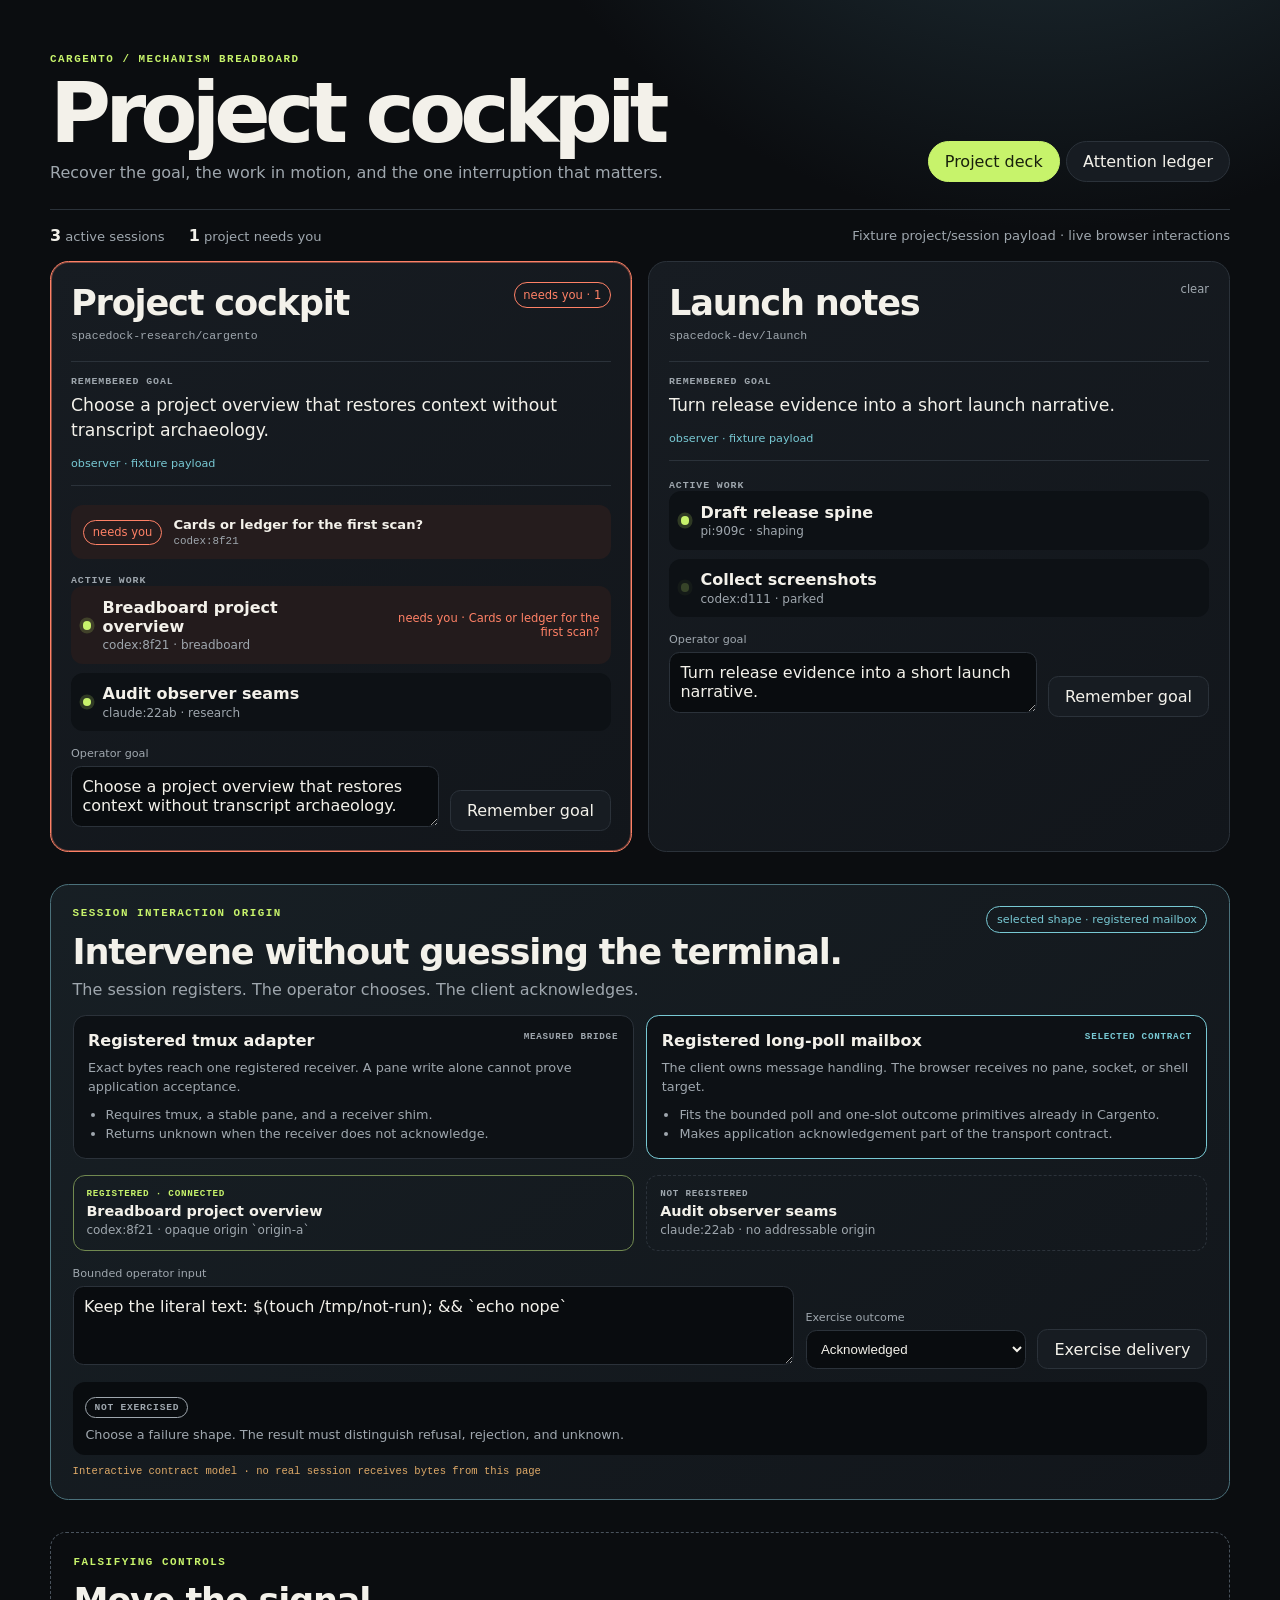
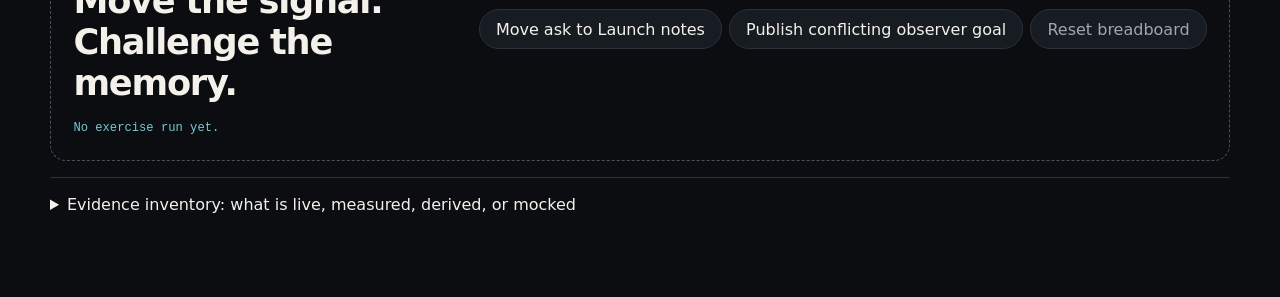
<file: docs/breadboards/project-cockpit/index.html>
<!doctype html>
<html lang="en">
<head>
  <meta charset="utf-8">
  <meta name="viewport" content="width=device-width, initial-scale=1">
  <title>Project cockpit breadboard</title>
  <link rel="stylesheet" href="styles.css">
</head>
<body>
  <header class="masthead">
    <div>
      <p class="eyebrow">Cargento / mechanism breadboard</p>
      <h1>Project cockpit</h1>
      <p class="dek">Recover the goal, the work in motion, and the one interruption that matters.</p>
    </div>
    <div class="view-switch" role="group" aria-label="Overview shape">
      <button type="button" data-shape="deck" aria-pressed="true">Project deck</button>
      <button type="button" data-shape="ledger" aria-pressed="false">Attention ledger</button>
    </div>
  </header>

  <main>
    <section class="status-rail" aria-label="Breadboard status">
      <span><b id="active-count">0</b> active sessions</span>
      <span><b id="attention-count">0</b> project needs you</span>
      <span class="status-note">Fixture project/session payload · live browser interactions</span>
    </section>

    <section id="cockpit" aria-live="polite"></section>

    <section class="interaction-lab" aria-labelledby="interaction-title">
      <div class="interaction-head">
        <div>
          <p class="eyebrow">Session interaction origin</p>
          <h2 id="interaction-title">Intervene without guessing the terminal.</h2>
          <p class="interaction-dek">The session registers. The operator chooses. The client acknowledges.</p>
        </div>
        <span class="prototype-badge">selected shape · registered mailbox</span>
      </div>

      <div class="variant-grid" aria-label="Interaction transport comparison">
        <article class="variant measured">
          <div class="variant-title"><span>Registered tmux adapter</span><b>measured bridge</b></div>
          <p>Exact bytes reach one registered receiver. A pane write alone cannot prove application acceptance.</p>
          <ul>
            <li>Requires tmux, a stable pane, and a receiver shim.</li>
            <li>Returns unknown when the receiver does not acknowledge.</li>
          </ul>
        </article>
        <article class="variant selected">
          <div class="variant-title"><span>Registered long-poll mailbox</span><b>selected contract</b></div>
          <p>The client owns message handling. The browser receives no pane, socket, or shell target.</p>
          <ul>
            <li>Fits the bounded poll and one-slot outcome primitives already in Cargento.</li>
            <li>Makes application acknowledgement part of the transport contract.</li>
          </ul>
        </article>
      </div>

      <div class="origin-grid" aria-label="Candidate interaction origins">
        <article class="origin registered-origin">
          <span class="origin-state">registered · connected</span>
          <strong>Breadboard project overview</strong>
          <span>codex:8f21 · opaque origin `origin-a`</span>
        </article>
        <article class="origin">
          <span class="origin-state muted-state">not registered</span>
          <strong>Audit observer seams</strong>
          <span>claude:22ab · no addressable origin</span>
        </article>
      </div>

      <div class="interaction-console">
        <label class="interaction-input">
          <span>Bounded operator input</span>
          <textarea id="interaction-input" rows="3">Keep the literal text: $(touch /tmp/not-run); &amp;&amp; `echo nope`</textarea>
        </label>
        <label>
          <span>Exercise outcome</span>
          <select id="interaction-case">
            <option value="acknowledged">Acknowledged</option>
            <option value="rejected">Rejected by session</option>
            <option value="receipt-timeout">Receipt path absent</option>
            <option value="stale">Stale registration</option>
            <option value="disconnected">Client disconnected</option>
            <option value="unregistered">Unregistered target</option>
            <option value="locator-attack">Browser supplies tmux locator</option>
          </select>
        </label>
        <button type="button" id="interaction-run">Exercise delivery</button>
      </div>
      <div id="interaction-result" class="interaction-result" aria-live="polite"></div>
      <p class="fixture-warning">Interactive contract model · no real session receives bytes from this page</p>
    </section>

    <section class="exercise" aria-labelledby="exercise-title">
      <div>
        <p class="eyebrow">Falsifying controls</p>
        <h2 id="exercise-title">Move the signal. Challenge the memory.</h2>
      </div>
      <div class="exercise-actions">
        <button type="button" id="move-ask">Move ask to Launch notes</button>
        <button type="button" id="publish-conflict">Publish conflicting observer goal</button>
        <button type="button" id="reset-demo" class="quiet">Reset breadboard</button>
      </div>
      <p id="exercise-log" class="exercise-log">No exercise run yet.</p>
    </section>

    <details class="inventory">
      <summary>Evidence inventory: what is live, measured, derived, or mocked</summary>
      <div id="inventory"></div>
    </details>
  </main>

  <template id="goal-editor-template">
    <form class="goal-editor">
      <label>
        <span>Operator goal</span>
        <textarea rows="2" required></textarea>
      </label>
      <button type="submit">Remember goal</button>
    </form>
  </template>

  <script src="app.js"></script>
</body>
</html>
</file>
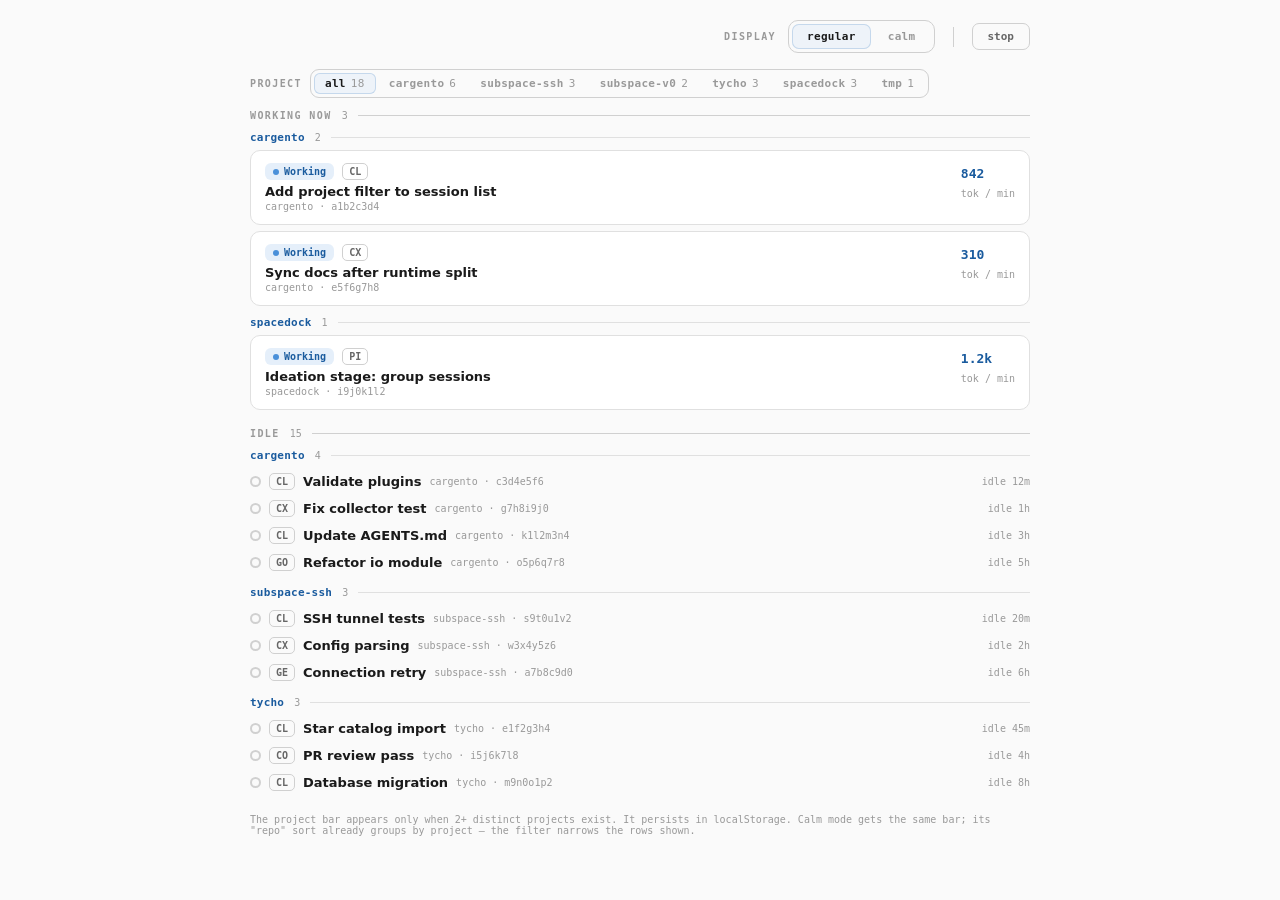
<file: group-sessions-by-project/mock.html>
<!doctype html>
<html lang="en">
<head>
<meta charset="utf-8">
<meta name="viewport" content="width=device-width, initial-scale=1">
<title>Cargento — project grouping mock</title>
<style>
  :root{
    --bg:#fafafa;--ink:#1a1a1a;--ink2:#666;--ink3:#999;--line:#e0e0e0;--line2:#d0d0d0;
    --accent:#4a90d9;--accent-ink:#1a5b9e;--sel-bg:#eef3f9;--sel-bd:#c5d8ec;
    --alert:#c0392b;--warn:#d48806;--sunk:#f4f4f4;--mono:ui-monospace,monospace;
    --fs-xs:11px;--fs-2xs:10px;--fs-sm:13px;--fs-lg:20px;
  }
  body{margin:0;background:var(--bg);color:var(--ink);font-family:system-ui,sans-serif}
  .wrap{max-width:780px;margin:0 auto;padding:20px}
  /* ── mode bar ── */
  .modebar{display:flex;align-items:center;justify-content:flex-end;gap:12px;margin-bottom:16px}
  .modebar-k{font-family:var(--mono);font-size:var(--fs-2xs);font-weight:700;letter-spacing:.14em;text-transform:uppercase;color:var(--ink3)}
  .modeseg{display:flex;align-items:center;gap:2px;padding:3px;border-radius:10px;border:1px solid var(--line2);background:var(--bg)}
  .modebtn{font-family:var(--mono);font-size:var(--fs-xs);font-weight:700;letter-spacing:.03em;padding:6px 15px;border:0;border-radius:7px;cursor:pointer;color:var(--ink3);background:transparent;transition:color .12s,background .12s}
  .modebtn:hover{color:var(--ink)}
  .modebtn.on{color:var(--ink);background:var(--sel-bg);box-shadow:inset 0 0 0 1px var(--sel-bd)}
  .modebar-split{width:1px;height:20px;background:var(--line2);margin:0 6px}
  .stopbtn{font-family:var(--mono);font-size:var(--fs-xs);font-weight:700;padding:6px 15px;border:1px solid var(--line2);border-radius:7px;cursor:pointer;color:var(--ink2);background:var(--bg)}
  /* ── project filter bar (new control) ── */
  .projbar{display:flex;align-items:center;gap:8px;padding:0 0 12px}
  .projbar-k{font-family:var(--mono);font-size:var(--fs-2xs);font-weight:700;letter-spacing:.14em;text-transform:uppercase;color:var(--ink3)}
  .proj-seg{display:flex;align-items:center;gap:2px;padding:3px;border-radius:9px;border:1px solid var(--line2);flex-wrap:wrap}
  .proj-chip{font-family:var(--mono);font-size:var(--fs-xs);font-weight:700;letter-spacing:.03em;padding:4px 11px;border:0;border-radius:6px;cursor:pointer;color:var(--ink3);background:transparent;transition:color .12s,background .12s;white-space:nowrap}
  .proj-chip:hover{color:var(--ink)}
  .proj-chip.on{color:var(--ink);background:var(--sel-bg);box-shadow:inset 0 0 0 1px var(--sel-bd)}
  .proj-chip .cnt{color:var(--ink3);font-weight:400;margin-left:5px}
  /* ── regular view cards ── */
  .stack{margin-bottom:18px}
  .sec{display:flex;align-items:center;gap:10px;margin-bottom:8px}
  .sec-k{font-family:var(--mono);font-size:var(--fs-2xs);font-weight:700;letter-spacing:.14em;text-transform:uppercase;color:var(--ink3)}
  .sec-count{font-family:var(--mono);font-size:var(--fs-2xs);color:var(--ink3)}
  .sec-rule{flex:1;height:1px;background:var(--line2)}
  /* project group header (new) */
  .pg-head{display:flex;align-items:center;gap:10px;margin:10px 0 6px}
  .pg-k{font-family:var(--mono);font-size:var(--fs-xs);font-weight:700;color:var(--accent-ink);letter-spacing:.02em}
  .pg-n{font-family:var(--mono);font-size:var(--fs-2xs);color:var(--ink3)}
  .pg-rule{flex:1;height:1px;background:var(--line)}
  .card{background:#fff;border:1px solid var(--line);border-radius:10px;padding:12px 14px;margin-bottom:6px;display:flex;justify-content:space-between;align-items:flex-start}
  .card-main{flex:1}
  .card-headrow{display:flex;align-items:center;gap:8px;margin-bottom:4px}
  .pill{display:inline-flex;align-items:center;gap:5px;font-family:var(--mono);font-size:var(--fs-2xs);font-weight:700;padding:3px 8px;border-radius:6px}
  .pill-work{background:color-mix(in oklab,var(--accent) 14%,transparent);color:var(--accent-ink)}
  .pill-dot{width:6px;height:6px;border-radius:50%;background:var(--accent)}
  .bmono{font-family:var(--mono);font-size:var(--fs-2xs);font-weight:700;padding:2px 6px;border:1px solid var(--line2);border-radius:5px;color:var(--ink2)}
  .card-title{font-size:var(--fs-sm);font-weight:600;margin-bottom:2px}
  .card-meta{font-family:var(--mono);font-size:var(--fs-2xs);color:var(--ink3)}
  .rate-num{font-family:var(--mono);font-size:var(--fs-sm);font-weight:700;color:var(--accent-ink)}
  .rate-lab{font-family:var(--mono);font-size:var(--fs-2xs);color:var(--ink3)}
  .idle-row{display:flex;align-items:center;gap:8px;padding:5px 0;font-size:var(--fs-sm)}
  .idle-dot{width:7px;height:7px;border-radius:50%;border:2px solid var(--line2)}
  .idle-title{font-weight:600}
  .idle-proj{font-family:var(--mono);font-size:var(--fs-2xs);color:var(--ink3);flex:1}
  .idle-age{font-family:var(--mono);font-size:var(--fs-2xs);color:var(--ink3)}
  .empty{color:var(--ink3);font-size:var(--fs-sm);padding:8px 0}
  .hint{color:var(--ink3);font-size:var(--fs-2xs);font-family:var(--mono);margin-top:8px}
</style>
</head>
<body>
<div class="wrap" id="app">

  <!-- mode bar (unchanged) -->
  <div class="modebar">
    <span class="modebar-k">display</span>
    <div class="modeseg"><button class="modebtn on">regular</button><button class="modebtn">calm</button></div>
    <span class="modebar-split"></span>
    <button class="stopbtn">stop</button>
  </div>

  <!-- ═══ NEW: project filter bar ═══
       Appears when 2+ distinct projects exist. "all" is the default.
       Clicking a project filters the session list to just that project.
       Selection persists in localStorage (like display mode). -->
  <div class="projbar">
    <span class="projbar-k">project</span>
    <div class="proj-seg">
      <button class="proj-chip on">all<span class="cnt">18</span></button>
      <button class="proj-chip">cargento<span class="cnt">6</span></button>
      <button class="proj-chip">subspace-ssh<span class="cnt">3</span></button>
      <button class="proj-chip">subspace-v0<span class="cnt">2</span></button>
      <button class="proj-chip">tycho<span class="cnt">3</span></button>
      <button class="proj-chip">spacedock<span class="cnt">3</span></button>
      <button class="proj-chip">tmp<span class="cnt">1</span></button>
    </div>
  </div>

  <!-- ═══ Regular view with project grouping (NEW: .pg-head dividers) ═══ -->
  <div class="stack">
    <div class="sec"><span class="sec-k">Working now</span><span class="sec-count">3</span><span class="sec-rule"></span></div>

    <!-- project group: cargento -->
    <div class="pg-head"><span class="pg-k">cargento</span><span class="pg-n">2</span><span class="pg-rule"></span></div>
    <div class="card">
      <div class="card-main">
        <div class="card-headrow"><span class="pill pill-work"><span class="pill-dot"></span>Working</span><span class="bmono">CL</span></div>
        <div class="card-title">Add project filter to session list</div>
        <div class="card-meta">cargento · a1b2c3d4</div>
      </div>
      <div><span class="rate-num">842</span><br><span class="rate-lab">tok / min</span></div>
    </div>
    <div class="card">
      <div class="card-main">
        <div class="card-headrow"><span class="pill pill-work"><span class="pill-dot"></span>Working</span><span class="bmono">CX</span></div>
        <div class="card-title">Sync docs after runtime split</div>
        <div class="card-meta">cargento · e5f6g7h8</div>
      </div>
      <div><span class="rate-num">310</span><br><span class="rate-lab">tok / min</span></div>
    </div>

    <!-- project group: spacedock -->
    <div class="pg-head"><span class="pg-k">spacedock</span><span class="pg-n">1</span><span class="pg-rule"></span></div>
    <div class="card">
      <div class="card-main">
        <div class="card-headrow"><span class="pill pill-work"><span class="pill-dot"></span>Working</span><span class="bmono">PI</span></div>
        <div class="card-title">Ideation stage: group sessions</div>
        <div class="card-meta">spacedock · i9j0k1l2</div>
      </div>
      <div><span class="rate-num">1.2k</span><br><span class="rate-lab">tok / min</span></div>
    </div>
  </div>

  <div class="stack">
    <div class="sec"><span class="sec-k">Idle</span><span class="sec-count">15</span><span class="sec-rule"></span></div>

    <!-- project group: cargento -->
    <div class="pg-head"><span class="pg-k">cargento</span><span class="pg-n">4</span><span class="pg-rule"></span></div>
    <div class="idle-row"><span class="idle-dot"></span><span class="bmono">CL</span><span class="idle-title">Validate plugins</span><span class="idle-proj">cargento · c3d4e5f6</span><span class="idle-age">idle 12m</span></div>
    <div class="idle-row"><span class="idle-dot"></span><span class="bmono">CX</span><span class="idle-title">Fix collector test</span><span class="idle-proj">cargento · g7h8i9j0</span><span class="idle-age">idle 1h</span></div>
    <div class="idle-row"><span class="idle-dot"></span><span class="bmono">CL</span><span class="idle-title">Update AGENTS.md</span><span class="idle-proj">cargento · k1l2m3n4</span><span class="idle-age">idle 3h</span></div>
    <div class="idle-row"><span class="idle-dot"></span><span class="bmono">GO</span><span class="idle-title">Refactor io module</span><span class="idle-proj">cargento · o5p6q7r8</span><span class="idle-age">idle 5h</span></div>

    <!-- project group: subspace-ssh -->
    <div class="pg-head"><span class="pg-k">subspace-ssh</span><span class="pg-n">3</span><span class="pg-rule"></span></div>
    <div class="idle-row"><span class="idle-dot"></span><span class="bmono">CL</span><span class="idle-title">SSH tunnel tests</span><span class="idle-proj">subspace-ssh · s9t0u1v2</span><span class="idle-age">idle 20m</span></div>
    <div class="idle-row"><span class="idle-dot"></span><span class="bmono">CX</span><span class="idle-title">Config parsing</span><span class="idle-proj">subspace-ssh · w3x4y5z6</span><span class="idle-age">idle 2h</span></div>
    <div class="idle-row"><span class="idle-dot"></span><span class="bmono">GE</span><span class="idle-title">Connection retry</span><span class="idle-proj">subspace-ssh · a7b8c9d0</span><span class="idle-age">idle 6h</span></div>

    <!-- project group: tycho -->
    <div class="pg-head"><span class="pg-k">tycho</span><span class="pg-n">3</span><span class="pg-rule"></span></div>
    <div class="idle-row"><span class="idle-dot"></span><span class="bmono">CL</span><span class="idle-title">Star catalog import</span><span class="idle-proj">tycho · e1f2g3h4</span><span class="idle-age">idle 45m</span></div>
    <div class="idle-row"><span class="idle-dot"></span><span class="bmono">CO</span><span class="idle-title">PR review pass</span><span class="idle-proj">tycho · i5j6k7l8</span><span class="idle-age">idle 4h</span></div>
    <div class="idle-row"><span class="idle-dot"></span><span class="bmono">CL</span><span class="idle-title">Database migration</span><span class="idle-proj">tycho · m9n0o1p2</span><span class="idle-age">idle 8h</span></div>
  </div>

  <div class="hint">
    The project bar appears only when 2+ distinct projects exist. It persists
    in localStorage. Calm mode gets the same bar; its "repo" sort already
    groups by project — the filter narrows the rows shown.
  </div>

</div>
</body>
</html>
</file>
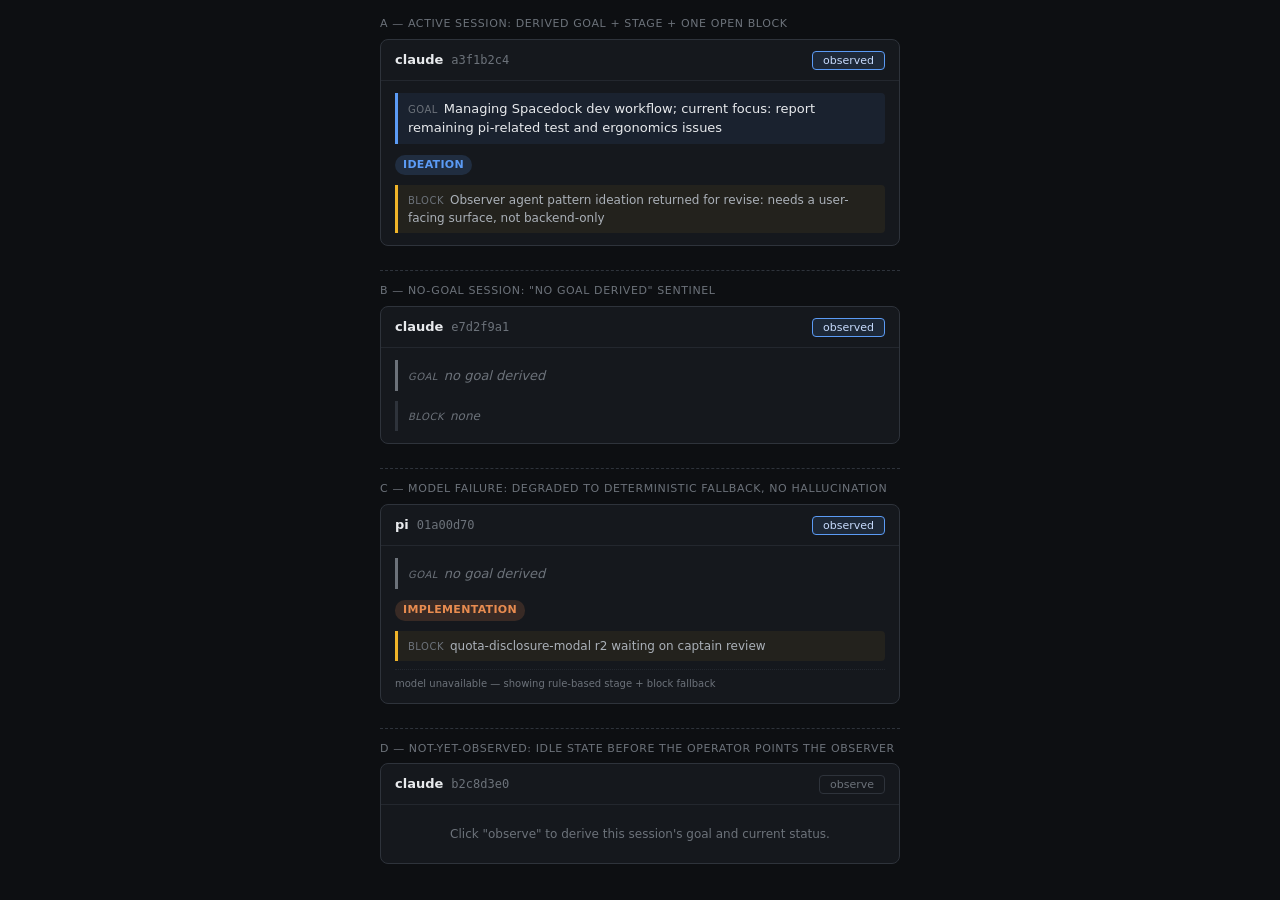
<file: observer-agent-pattern/mock.html>
<!DOCTYPE html>
<html lang="en">
<head>
<meta charset="utf-8">
<title>Cargento — Observer Panel (mock)</title>
<style>
  :root {
    --bg: #0d0f12;
    --panel: #15181d;
    --line: #23272e;
    --line2: #2e333b;
    --ink: #e8eaed;
    --ink2: #aab0b8;
    --ink3: #6c727a;
    --accent: #5b9bf5;
    --accent-ink: #c6dafc;
    --warn: #f0b429;
    --alert: #f0506e;
    --green: #4caf7d;
    --purple: #9b8cf5;
    --blue: #5b9bf5;
    --orange: #e88c50;
  }
  * { box-sizing: border-box; margin: 0; padding: 0; }
  body {
    font-family: -apple-system, "Segoe UI", system-ui, sans-serif;
    background: var(--bg); color: var(--ink);
    padding: 16px; font-size: 13px; line-height: 1.5;
  }
  .wrap { max-width: 520px; margin: 0 auto; }
  .mock-label {
    font-size: 11px; color: var(--ink3); text-transform: uppercase;
    letter-spacing: 0.6px; margin: 24px 0 6px; border-top: 1px dashed var(--line2);
    padding-top: 12px;
  }
  .mock-label:first-child { border-top: none; padding-top: 0; margin-top: 0; }

  /* ── observer card ─────────────────────────────────── */
  .obs-card {
    background: var(--panel); border: 1px solid var(--line2); border-radius: 8px;
    overflow: hidden;
  }
  .obs-head {
    display: flex; align-items: baseline; gap: 8px;
    padding: 10px 14px; border-bottom: 1px solid var(--line);
  }
  .obs-head .harness { font-weight: 700; font-size: 13px; }
  .obs-head .sid { font-family: monospace; color: var(--ink3); font-size: 12px; }
  .obs-head .observe-btn {
    margin-left: auto; background: none; border: 1px solid var(--line2);
    color: var(--ink3); padding: 2px 10px; border-radius: 4px;
    cursor: pointer; font-size: 11px; font-family: inherit;
  }
  .obs-head .observe-btn.on {
    border-color: var(--accent); color: var(--accent-ink);
    background: color-mix(in oklab, var(--accent) 12%, transparent);
  }

  .obs-body { padding: 12px 14px; }

  /* ── goal line ─────────────────────────────────────── */
  .obs-goal {
    border-left: 3px solid var(--accent);
    padding: 6px 10px; margin-bottom: 10px; border-radius: 0 4px 4px 0;
    background: color-mix(in oklab, var(--accent) 8%, transparent);
    font-size: 13px; color: var(--ink);
  }
  .obs-goal .gk {
    font-size: 10px; color: var(--ink3); text-transform: uppercase;
    letter-spacing: 0.5px; margin-right: 6px;
  }
  .obs-goal.no-goal {
    border-left-color: var(--ink3);
    background: none; color: var(--ink3); font-style: italic;
  }

  /* ── stage badge ───────────────────────────────────── */
  .obs-stage {
    display: inline-block; font-size: 11px; font-weight: 600;
    padding: 2px 8px; border-radius: 10px; margin-bottom: 10px;
    text-transform: uppercase; letter-spacing: 0.3px;
  }
  .obs-stage[data-stage="ideation"] { color: var(--blue); background: color-mix(in oklab, var(--blue) 16%, transparent); }
  .obs-stage[data-stage="implementation"] { color: var(--orange); background: color-mix(in oklab, var(--orange) 16%, transparent); }
  .obs-stage[data-stage="validation"] { color: var(--purple); background: color-mix(in oklab, var(--purple) 16%, transparent); }
  .obs-stage[data-stage="backlog"] { color: var(--ink3); background: color-mix(in oklab, var(--ink3) 16%, transparent); }

  /* ── open block ────────────────────────────────────── */
  .obs-block {
    font-size: 12px; color: var(--ink2); padding: 6px 10px;
    border-left: 3px solid var(--warn); border-radius: 0 4px 4px 0;
    background: color-mix(in oklab, var(--warn) 6%, transparent);
  }
  .obs-block .bk {
    font-size: 10px; color: var(--ink3); text-transform: uppercase;
    letter-spacing: 0.5px; margin-right: 6px;
  }
  .obs-block.none {
    border-left-color: var(--line2); background: none; color: var(--ink3);
    font-style: italic;
  }

  /* ── fallback note ─────────────────────────────────── */
  .obs-fallback {
    font-size: 10px; color: var(--ink3); margin-top: 8px;
    border-top: 1px dotted var(--line); padding-top: 6px;
  }

  /* ── empty / not-yet-observed ──────────────────────── */
  .obs-empty {
    padding: 20px 14px; text-align: center; color: var(--ink3); font-size: 12px;
  }
  .obs-empty .observe-btn {
    background: none; border: 1px solid var(--accent);
    color: var(--accent-ink); padding: 4px 16px; border-radius: 4px;
    cursor: pointer; font-size: 12px; font-family: inherit; margin-top: 8px;
  }
</style>
</head>
<body>
<div class="wrap">

  <!-- variant A: active session with a derived goal, stage, and one open block -->

  <div class="mock-label">A — active session: derived goal + stage + one open block</div>
  <div class="obs-card">
    <div class="obs-head">
      <span class="harness">claude</span>
      <span class="sid">a3f1b2c4</span>
      <button class="observe-btn on">observed</button>
    </div>
    <div class="obs-body">
      <div class="obs-goal">
        <span class="gk">goal</span>Managing Spacedock dev workflow; current focus: report remaining pi-related test and ergonomics issues
      </div>
      <span class="obs-stage" data-stage="ideation">ideation</span>
      <div class="obs-block">
        <span class="bk">block</span>Observer agent pattern ideation returned for revise: needs a user-facing surface, not backend-only
      </div>
    </div>
  </div>

  <!-- variant B: no-goal session (generic opener only, no assistant output) -->

  <div class="mock-label">B — no-goal session: "no goal derived" sentinel</div>
  <div class="obs-card">
    <div class="obs-head">
      <span class="harness">claude</span>
      <span class="sid">e7d2f9a1</span>
      <button class="observe-btn on">observed</button>
    </div>
    <div class="obs-body">
      <div class="obs-goal no-goal">
        <span class="gk">goal</span>no goal derived
      </div>
      <div class="obs-block none">
        <span class="bk">block</span>none
      </div>
    </div>
  </div>

  <!-- variant C: model failure — rule-based fallback (stage from entity dir, block from scan) -->

  <div class="mock-label">C — model failure: degraded to deterministic fallback, no hallucination</div>
  <div class="obs-card">
    <div class="obs-head">
      <span class="harness">pi</span>
      <span class="sid">01a00d70</span>
      <button class="observe-btn on">observed</button>
    </div>
    <div class="obs-body">
      <div class="obs-goal no-goal">
        <span class="gk">goal</span>no goal derived
      </div>
      <span class="obs-stage" data-stage="implementation">implementation</span>
      <div class="obs-block">
        <span class="bk">block</span>quota-disclosure-modal r2 waiting on captain review
      </div>
      <div class="obs-fallback">model unavailable — showing rule-based stage + block fallback</div>
    </div>
  </div>

  <!-- variant D: not-yet-observed (operator has not pointed the observer yet) -->

  <div class="mock-label">D — not-yet-observed: idle state before the operator points the observer</div>
  <div class="obs-card">
    <div class="obs-head">
      <span class="harness">claude</span>
      <span class="sid">b2c8d3e0</span>
      <button class="observe-btn">observe</button>
    </div>
    <div class="obs-empty">
      Click "observe" to derive this session's goal and current status.
    </div>
  </div>

</div>
</body>
</html>
</file>
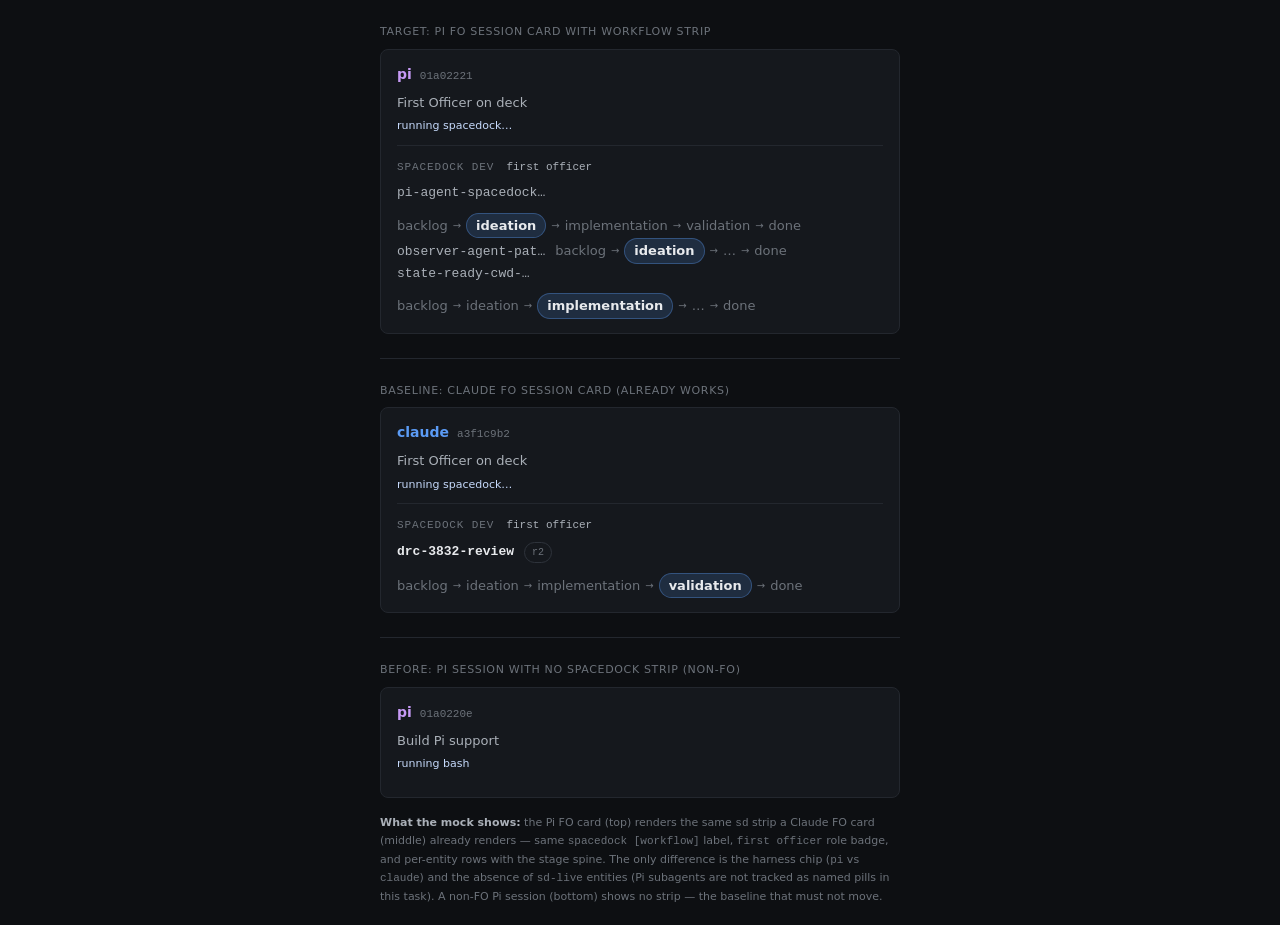
<file: pi-agent-spacedock-state/mock.html>
<!DOCTYPE html>
<html lang="en">
<head>
<meta charset="utf-8">
<title>Cargento — Pi FO session card with Spacedock strip (mock)</title>
<style>
  :root {
    --bg: #0d0f12;
    --panel: #15181d;
    --line: #23272e;
    --line2: #2e333b;
    --ink: #e8eaed;
    --ink2: #aab0b8;
    --ink3: #6c727a;
    --mono: ui-monospace, "SF Mono", "Cascadia Mono", monospace;
    --accent: #5b9bf5;
    --accent-ink: #c6dafc;
    --fs-2xs: 10px;
    --fs-xs: 11px;
    --fs-sm: 13px;
  }
  * { box-sizing: border-box; margin: 0; padding: 0; }
  body {
    font-family: -apple-system, "Segoe UI", system-ui, sans-serif;
    background: var(--bg); color: var(--ink);
    padding: 24px; font-size: var(--fs-sm); line-height: 1.5;
  }
  .wrap { max-width: 520px; margin: 0 auto; }
  .label {
    font-size: var(--fs-xs); color: var(--ink3); text-transform: uppercase;
    letter-spacing: 0.06em; margin-bottom: 8px;
  }

  /* ── session card (matches dashboard .card) ─────────── */
  .card {
    background: var(--panel); border: 1px solid var(--line);
    border-radius: 8px; padding: 14px 16px;
  }
  .card-head {
    display: flex; align-items: baseline; gap: 8px; margin-bottom: 8px;
  }
  .harness { font-weight: 700; font-size: 14px; }
  .harness.pi { color: #c699f5; }
  .harness.claude { color: var(--accent); }
  .sid { font-family: var(--mono); font-size: var(--fs-xs); color: var(--ink3); }
  .title { font-size: var(--fs-sm); color: var(--ink2); margin-bottom: 6px; }
  .state {
    font-size: var(--fs-xs); color: var(--accent-ink); margin-bottom: 10px;
  }

  /* ── Spacedock strip (matches .sd in styles.css) ─────── */
  .sd { margin-top: 10px; padding-top: 10px; border-top: 1px solid var(--line); }
  .sd > div:first-child { margin-bottom: 8px; }
  .sd-k{font-family:var(--mono);font-size:var(--fs-xs);color:var(--ink3);text-transform:uppercase;letter-spacing:.08em}
  .sd-role{font-family:var(--mono);font-size:var(--fs-xs);color:var(--ink2);margin-left:8px}
  .sd-row{display:flex;align-items:baseline;gap:10px;flex-wrap:wrap;min-width:0}
  .sd-ent{font-family:var(--mono);font-size:var(--fs-sm);color:var(--ink2);max-width:22ch;overflow:hidden;text-overflow:ellipsis;white-space:nowrap}
  .sd-live{color:var(--ink);font-weight:600}
  .sd-cyc{font-family:var(--mono);font-size:var(--fs-2xs);color:var(--ink3);padding:2px 7px;border-radius:999px;border:1px solid var(--line2)}
  .sd-spine{display:flex;align-items:center;gap:5px;flex-wrap:wrap;font-size:var(--fs-sm);min-width:0}
  .sd-st{color:var(--ink3)}
  .sd-cur{color:var(--ink);font-weight:600;padding:2px 9px;border-radius:999px;background:color-mix(in oklab,var(--accent) 16%,transparent);border:1px solid color-mix(in oklab,var(--accent) 34%,transparent)}
  .sd-arr{color:var(--ink3);font-size:var(--fs-2xs)}
  .sd-gap{color:var(--ink3)}

  .sep { height: 1px; background: var(--line); margin: 24px 0; }
  .note { font-size: var(--fs-xs); color: var(--ink3); margin-top: 16px; line-height: 1.6; }
  .note b { color: var(--ink2); }
</style>
</head>
<body>
<div class="wrap">

  <div class="label">Target: Pi FO session card with workflow strip</div>

  <!-- Pi FO session — the target state after this task -->
  <div class="card" id="pi-fo">
    <div class="card-head">
      <span class="harness pi">pi</span>
      <span class="sid">01a02221</span>
    </div>
    <div class="title">First Officer on deck</div>
    <div class="state">running spacedock…</div>

    <div class="sd">
      <div>
        <span class="sd-k">spacedock dev</span>
        <span class="sd-role">first officer</span>
      </div>
      <div class="sd-row">
        <span class="sd-ent" title="pi-agent-spacedock-state">pi-agent-spacedock…</span>
        <span class="sd-spine">
          <span class="sd-st">backlog</span>
          <span class="sd-arr">→</span>
          <span class="sd-cur">ideation</span>
          <span class="sd-arr">→</span>
          <span class="sd-st">implementation</span>
          <span class="sd-arr">→</span>
          <span class="sd-st">validation</span>
          <span class="sd-arr">→</span>
          <span class="sd-st">done</span>
        </span>
      </div>
      <div class="sd-row">
        <span class="sd-ent" title="observer-agent-pattern">observer-agent-pat…</span>
        <span class="sd-spine">
          <span class="sd-st">backlog</span>
          <span class="sd-arr">→</span>
          <span class="sd-cur">ideation</span>
          <span class="sd-arr">→</span>
          <span class="sd-gap">…</span>
          <span class="sd-arr">→</span>
          <span class="sd-st">done</span>
        </span>
      </div>
      <div class="sd-row">
        <span class="sd-ent" title="state-ready-cwd-path-resolution-reset">state-ready-cwd-…</span>
        <span class="sd-spine">
          <span class="sd-st">backlog</span>
          <span class="sd-arr">→</span>
          <span class="sd-st">ideation</span>
          <span class="sd-arr">→</span>
          <span class="sd-cur">implementation</span>
          <span class="sd-arr">→</span>
          <span class="sd-gap">…</span>
          <span class="sd-arr">→</span>
          <span class="sd-st">done</span>
        </span>
      </div>
    </div>
  </div>

  <div class="sep"></div>

  <div class="label">Baseline: Claude FO session card (already works)</div>

  <!-- Claude FO session — the existing baseline this must match -->
  <div class="card" id="claude-fo">
    <div class="card-head">
      <span class="harness claude">claude</span>
      <span class="sid">a3f1c9b2</span>
    </div>
    <div class="title">First Officer on deck</div>
    <div class="state">running spacedock…</div>

    <div class="sd">
      <div>
        <span class="sd-k">spacedock dev</span>
        <span class="sd-role">first officer</span>
      </div>
      <div class="sd-row">
        <span class="sd-ent sd-live" title="drc-3832-review">drc-3832-review</span>
        <span class="sd-cyc">r2</span>
        <span class="sd-spine">
          <span class="sd-st">backlog</span>
          <span class="sd-arr">→</span>
          <span class="sd-st">ideation</span>
          <span class="sd-arr">→</span>
          <span class="sd-st">implementation</span>
          <span class="sd-arr">→</span>
          <span class="sd-cur">validation</span>
          <span class="sd-arr">→</span>
          <span class="sd-st">done</span>
        </span>
      </div>
    </div>
  </div>

  <div class="sep"></div>

  <div class="label">Before: Pi session with no Spacedock strip (non-FO)</div>

  <!-- Pi non-FO session — no strip, unchanged by this task -->
  <div class="card" id="pi-non-fo">
    <div class="card-head">
      <span class="harness pi">pi</span>
      <span class="sid">01a0220e</span>
    </div>
    <div class="title">Build Pi support</div>
    <div class="state">running bash</div>
    <!-- no .sd block — no boot envelope in transcript -->
  </div>

  <div class="note">
    <b>What the mock shows:</b> the Pi FO card (top) renders the same <code>sd</code> strip a
    Claude FO card (middle) already renders — same <code>spacedock [workflow]</code> label,
    <code>first officer</code> role badge, and per-entity rows with the stage spine. The only
    difference is the harness chip (<code>pi</code> vs <code>claude</code>) and the absence of
    <code>sd-live</code> entities (Pi subagents are not tracked as named pills in this task).
    A non-FO Pi session (bottom) shows no strip — the baseline that must not move.
  </div>

</div>
</body>
</html>
</file>
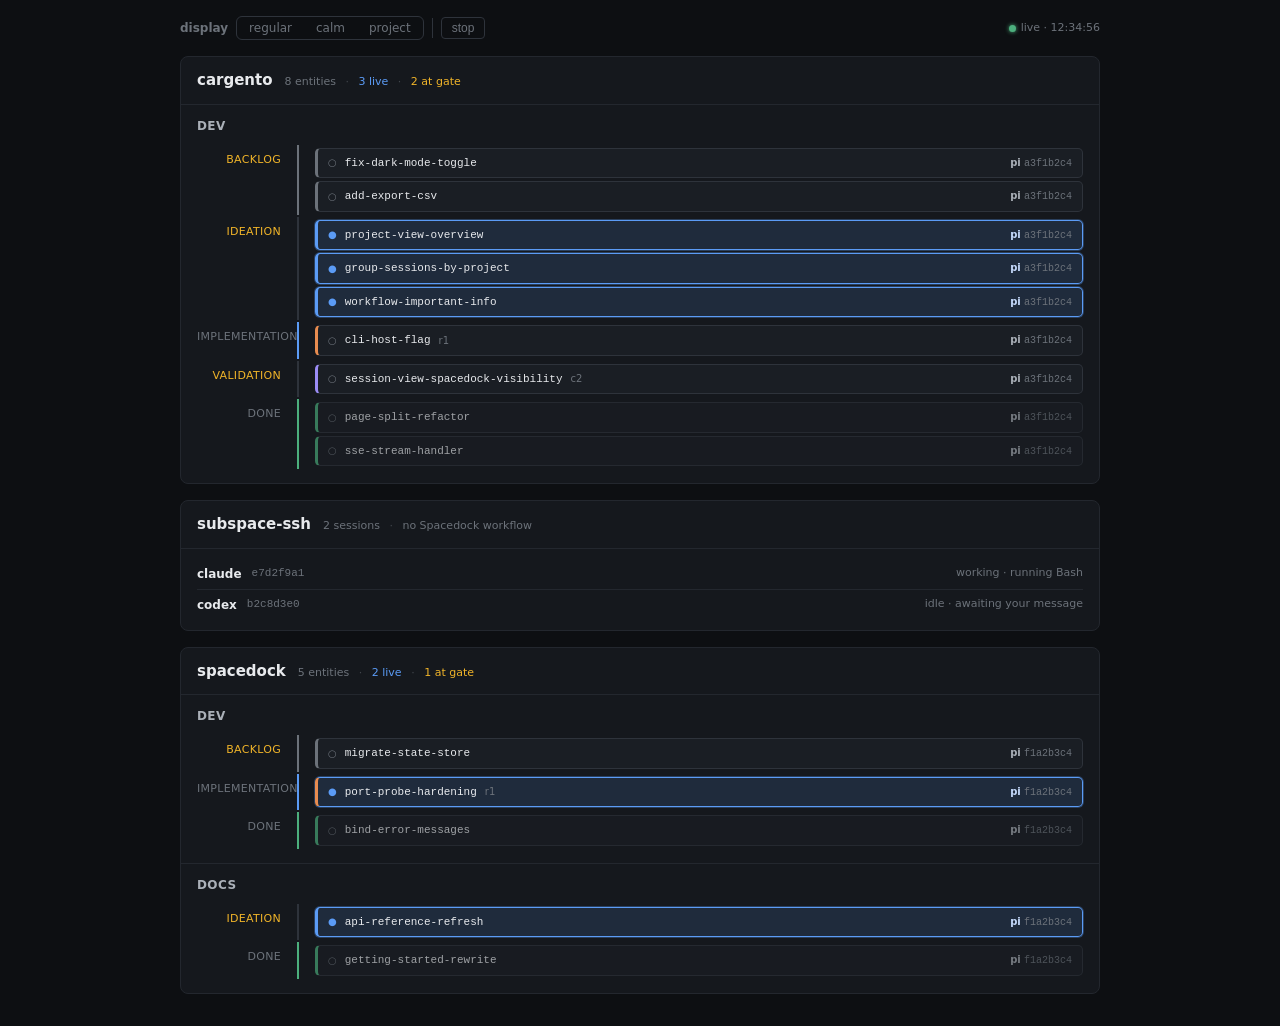
<file: project-view-overview/mock.html>
<!DOCTYPE html>
<html lang="en">
<head>
<meta charset="utf-8">
<title>Cargento — Project View (mock)</title>
<style>
  :root {
    --bg: #0d0f12;
    --panel: #15181d;
    --panel2: #1a1e24;
    --line: #23272e;
    --line2: #2e333b;
    --ink: #e8eaed;
    --ink2: #aab0b8;
    --ink3: #6c727a;
    --accent: #5b9bf5;
    --accent-ink: #c6dafc;
    --warn: #f0b429;
    --alert: #f0506e;
    --green: #4caf7d;
    --purple: #9b8cf5;
    --blue: #5b9bf5;
    --orange: #e88c50;
  }
  * { box-sizing: border-box; margin: 0; padding: 0; }
  body {
    font-family: -apple-system, "Segoe UI", system-ui, sans-serif;
    background: var(--bg); color: var(--ink);
    padding: 16px; font-size: 13px; line-height: 1.5;
  }
  .wrap { max-width: 920px; margin: 0 auto; }

  /* ── mode bar ─────────────────────────────────────────── */
  .modebar {
    display: flex; align-items: center; gap: 8px;
    margin-bottom: 16px; font-size: 12px; color: var(--ink3);
  }
  .modebar-k { font-weight: 600; }
  .modeseg { display: inline-flex; border: 1px solid var(--line2); border-radius: 6px; overflow: hidden; }
  .modebtn {
    background: none; border: none; color: var(--ink3);
    padding: 4px 12px; cursor: pointer; font-size: 12px; font-family: inherit;
  }
  .modebtn.on { background: var(--accent); color: #fff; }
  .modebar-split { width: 1px; height: 20px; background: var(--line2); }
  .stopbtn {
    background: none; border: 1px solid var(--line2); color: var(--ink3);
    padding: 3px 10px; border-radius: 4px; cursor: pointer; font-size: 12px;
  }
  .live-dot {
    display: inline-flex; align-items: center; gap: 5px;
    font-size: 11px; color: var(--ink3);
  }
  .live-dot::before {
    content: ""; width: 7px; height: 7px; border-radius: 50%;
    background: var(--green); box-shadow: 0 0 4px var(--green);
  }

  /* ── project panel ───────────────────────────────────── */
  .proj {
    background: var(--panel);
    border: 1px solid var(--line);
    border-radius: 8px;
    margin-bottom: 16px;
    overflow: hidden;
  }
  .proj-head {
    display: flex; align-items: baseline; gap: 12px;
    padding: 12px 16px;
    border-bottom: 1px solid var(--line);
  }
  .proj-name {
    font-size: 15px; font-weight: 700; color: var(--ink);
  }
  .proj-summary {
    font-size: 11px; color: var(--ink3);
  }
  .proj-summary .sep { margin: 0 6px; opacity: 0.5; }
  .proj-summary .live-count { color: var(--accent); }
  .proj-summary .gate-count { color: var(--warn); }

  /* ── workflow section ────────────────────────────────── */
  .wf { padding: 12px 16px; }
  .wf + .wf { border-top: 1px solid var(--line); }
  .wf-name {
    font-size: 12px; font-weight: 600; color: var(--ink2);
    margin-bottom: 10px; text-transform: uppercase; letter-spacing: 0.4px;
  }

  /* ── stage tree (vertical) ───────────────────────────── */
  .tree { position: relative; padding-left: 0; }
  .stage-col {
    display: flex; align-items: flex-start; gap: 0; margin-bottom: 2px;
  }
  .stage-label {
    width: 100px; flex-shrink: 0; text-align: right; padding-right: 16px;
    font-size: 11px; color: var(--ink3); text-transform: uppercase; letter-spacing: 0.3px;
    padding-top: 7px;
  }
  .stage-nodes { flex: 1; border-left: 2px solid var(--line2); padding-left: 16px; min-height: 36px; }
  .stage-col.terminal .stage-nodes { border-left-color: var(--green); }
  .stage-col.initial .stage-nodes { border-left-color: var(--ink3); }
  .stage-col.active .stage-nodes { border-left-color: var(--accent); }
  .stage-col.gate .stage-label { color: var(--warn); }

  .ent {
    display: flex; align-items: center; gap: 8px;
    margin: 3px 0; padding: 6px 10px; border-radius: 5px; font-size: 12px;
    border: 1px solid var(--line2); background: var(--panel2);
  }
  .ent.live {
    border-color: var(--accent);
    background: color-mix(in oklab, var(--accent) 14%, transparent);
    box-shadow: 0 0 0 1px color-mix(in oklab, var(--accent) 30%, transparent);
  }
  .ent-slug { font-family: monospace; font-size: 11px; }
  .ent-cyc { color: var(--ink3); font-size: 10px; }
  .ent-driver {
    font-size: 10px; color: var(--ink3);
    margin-left: auto; white-space: nowrap;
  }
  .ent-driver .drv-harness {
    font-weight: 600; color: var(--ink2);
  }
  .ent-driver .drv-id {
    font-family: monospace; color: var(--ink3);
  }
  .ent.live .ent-driver .drv-harness { color: var(--accent-ink); }
  .ent.live::before {
    content: "●"; color: var(--accent); font-size: 10px; flex-shrink: 0;
  }
  .ent:not(.live)::before {
    content: "○"; color: var(--ink3); font-size: 10px; flex-shrink: 0;
  }
  .ent[data-stage="backlog"] { border-left: 3px solid var(--ink3); }
  .ent[data-stage="ideation"] { border-left: 3px solid var(--blue); }
  .ent[data-stage="implementation"] { border-left: 3px solid var(--orange); }
  .ent[data-stage="validation"] { border-left: 3px solid var(--purple); }
  .ent[data-stage="done"] { border-left: 3px solid var(--green); opacity: 0.65; }

  .empty-stage { color: var(--ink3); font-size: 11px; font-style: italic; padding-top: 6px; }

  /* ── non-spacedock project ───────────────────────────── */
  .ns-sessions {
    padding: 10px 16px;
  }
  .ns-sess {
    display: flex; align-items: center; gap: 10px;
    padding: 6px 0; font-size: 12px; color: var(--ink2);
    border-bottom: 1px solid var(--line);
  }
  .ns-sess:last-child { border-bottom: none; }
  .ns-sess .ns-harness { font-weight: 600; color: var(--ink); }
  .ns-sess .ns-id { font-family: monospace; font-size: 11px; color: var(--ink3); }
  .ns-sess .ns-state { font-size: 11px; color: var(--ink3); margin-left: auto; }
</style>
</head>
<body>
<div class="wrap">

  <!-- mode bar with the fourth button -->
  <div class="modebar">
    <span class="modebar-k">display</span>
    <div class="modeseg">
      <button class="modebtn">regular</button>
      <button class="modebtn">calm</button>
      <button class="modebtn">project</button>
    </div>
    <span class="modebar-split"></span>
    <button class="stopbtn">stop</button>
    <span style="flex:1"></span>
    <span class="live-dot">live · 12:34:56</span>
  </div>

  <!-- ── project: cargento (FO session + dispatched workers) ── -->

  <div class="proj">
    <div class="proj-head">
      <span class="proj-name">cargento</span>
      <span class="proj-summary">
        <span>8 entities</span>
        <span class="sep">·</span>
        <span class="live-count">3 live</span>
        <span class="sep">·</span>
        <span class="gate-count">2 at gate</span>
      </span>
    </div>

    <!-- workflow: dev -->
    <div class="wf">
      <div class="wf-name">dev</div>
      <div class="tree">
        <div class="stage-col initial gate">
          <div class="stage-label">backlog</div>
          <div class="stage-nodes">
            <div class="ent" data-stage="backlog">
              <span class="ent-slug">fix-dark-mode-toggle</span>
              <span class="ent-driver"><span class="drv-harness">pi</span> <span class="drv-id">a3f1b2c4</span></span>
            </div>
            <div class="ent" data-stage="backlog">
              <span class="ent-slug">add-export-csv</span>
              <span class="ent-driver"><span class="drv-harness">pi</span> <span class="drv-id">a3f1b2c4</span></span>
            </div>
          </div>
        </div>
        <div class="stage-col gate">
          <div class="stage-label">ideation</div>
          <div class="stage-nodes">
            <div class="ent live" data-stage="ideation">
              <span class="ent-slug">project-view-overview</span>
              <span class="ent-driver"><span class="drv-harness">pi</span> <span class="drv-id">a3f1b2c4</span></span>
            </div>
            <div class="ent live" data-stage="ideation">
              <span class="ent-slug">group-sessions-by-project</span>
              <span class="ent-driver"><span class="drv-harness">pi</span> <span class="drv-id">a3f1b2c4</span></span>
            </div>
            <div class="ent live" data-stage="ideation">
              <span class="ent-slug">workflow-important-info</span>
              <span class="ent-driver"><span class="drv-harness">pi</span> <span class="drv-id">a3f1b2c4</span></span>
            </div>
          </div>
        </div>
        <div class="stage-col active">
          <div class="stage-label">implementation</div>
          <div class="stage-nodes">
            <div class="ent" data-stage="implementation">
              <span class="ent-slug">cli-host-flag</span>
              <span class="ent-cyc">r1</span>
              <span class="ent-driver"><span class="drv-harness">pi</span> <span class="drv-id">a3f1b2c4</span></span>
            </div>
          </div>
        </div>
        <div class="stage-col gate">
          <div class="stage-label">validation</div>
          <div class="stage-nodes">
            <div class="ent" data-stage="validation">
              <span class="ent-slug">session-view-spacedock-visibility</span>
              <span class="ent-cyc">c2</span>
              <span class="ent-driver"><span class="drv-harness">pi</span> <span class="drv-id">a3f1b2c4</span></span>
            </div>
          </div>
        </div>
        <div class="stage-col terminal">
          <div class="stage-label">done</div>
          <div class="stage-nodes">
            <div class="ent" data-stage="done">
              <span class="ent-slug">page-split-refactor</span>
              <span class="ent-driver"><span class="drv-harness">pi</span> <span class="drv-id">a3f1b2c4</span></span>
            </div>
            <div class="ent" data-stage="done">
              <span class="ent-slug">sse-stream-handler</span>
              <span class="ent-driver"><span class="drv-harness">pi</span> <span class="drv-id">a3f1b2c4</span></span>
            </div>
          </div>
        </div>
      </div>
    </div>
  </div>

  <!-- ── project: subspace-ssh (no Spacedock workflow) ── -->

  <div class="proj">
    <div class="proj-head">
      <span class="proj-name">subspace-ssh</span>
      <span class="proj-summary">
        <span>2 sessions</span>
        <span class="sep">·</span>
        <span>no Spacedock workflow</span>
      </span>
    </div>
    <div class="ns-sessions">
      <div class="ns-sess">
        <span class="ns-harness">claude</span>
        <span class="ns-id">e7d2f9a1</span>
        <span class="ns-state">working · running Bash</span>
      </div>
      <div class="ns-sess">
        <span class="ns-harness">codex</span>
        <span class="ns-id">b2c8d3e0</span>
        <span class="ns-state">idle · awaiting your message</span>
      </div>
    </div>
  </div>

  <!-- ── project: spacedock (FO + ensign, multiple workflows) ── -->

  <div class="proj">
    <div class="proj-head">
      <span class="proj-name">spacedock</span>
      <span class="proj-summary">
        <span>5 entities</span>
        <span class="sep">·</span>
        <span class="live-count">2 live</span>
        <span class="sep">·</span>
        <span class="gate-count">1 at gate</span>
      </span>
    </div>

    <!-- workflow: dev -->
    <div class="wf">
      <div class="wf-name">dev</div>
      <div class="tree">
        <div class="stage-col initial gate">
          <div class="stage-label">backlog</div>
          <div class="stage-nodes">
            <div class="ent" data-stage="backlog">
              <span class="ent-slug">migrate-state-store</span>
              <span class="ent-driver"><span class="drv-harness">pi</span> <span class="drv-id">f1a2b3c4</span></span>
            </div>
          </div>
        </div>
        <div class="stage-col active">
          <div class="stage-label">implementation</div>
          <div class="stage-nodes">
            <div class="ent live" data-stage="implementation">
              <span class="ent-slug">port-probe-hardening</span>
              <span class="ent-cyc">r1</span>
              <span class="ent-driver"><span class="drv-harness">pi</span> <span class="drv-id">f1a2b3c4</span></span>
            </div>
          </div>
        </div>
        <div class="stage-col terminal">
          <div class="stage-label">done</div>
          <div class="stage-nodes">
            <div class="ent" data-stage="done">
              <span class="ent-slug">bind-error-messages</span>
              <span class="ent-driver"><span class="drv-harness">pi</span> <span class="drv-id">f1a2b3c4</span></span>
            </div>
          </div>
        </div>
      </div>
    </div>

    <!-- workflow: docs -->
    <div class="wf">
      <div class="wf-name">docs</div>
      <div class="tree">
        <div class="stage-col gate">
          <div class="stage-label">ideation</div>
          <div class="stage-nodes">
            <div class="ent live" data-stage="ideation">
              <span class="ent-slug">api-reference-refresh</span>
              <span class="ent-driver"><span class="drv-harness">pi</span> <span class="drv-id">f1a2b3c4</span></span>
            </div>
          </div>
        </div>
        <div class="stage-col terminal">
          <div class="stage-label">done</div>
          <div class="stage-nodes">
            <div class="ent" data-stage="done">
              <span class="ent-slug">getting-started-rewrite</span>
              <span class="ent-driver"><span class="drv-harness">pi</span> <span class="drv-id">f1a2b3c4</span></span>
            </div>
          </div>
        </div>
      </div>
    </div>
  </div>

</div>
</body>
</html>
</file>
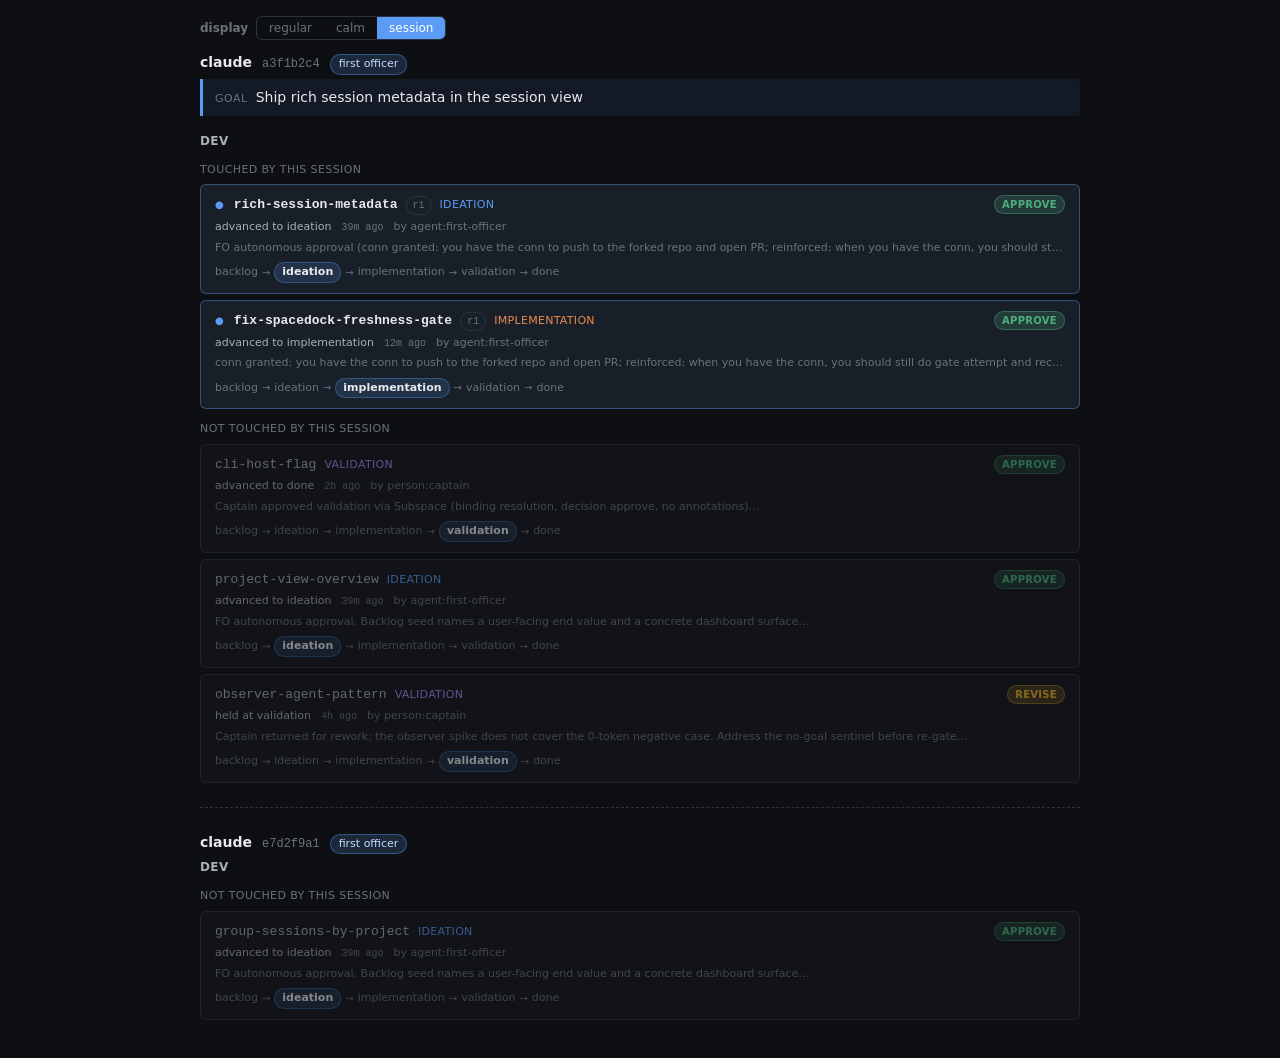
<file: rich-session-metadata/mock.html>
<!DOCTYPE html>
<html lang="en">
<head>
<meta charset="utf-8">
<title>Cargento — Rich Session Metadata (mock)</title>
<style>
  :root {
    --bg: #0d0f12;
    --panel: #15181d;
    --line: #23272e;
    --line2: #2e333b;
    --ink: #e8eaed;
    --ink2: #aab0b8;
    --ink3: #6c727a;
    --accent: #5b9bf5;
    --accent-ink: #c6dafc;
    --warn: #f0b429;
    --alert: #f0506e;
    --green: #4caf7d;
    --purple: #9b8cf5;
    --blue: #5b9bf5;
    --orange: #e88c50;
  }
  * { box-sizing: border-box; margin: 0; padding: 0; }
  body {
    font-family: -apple-system, "Segoe UI", system-ui, sans-serif;
    background: var(--bg); color: var(--ink);
    padding: 16px; font-size: 13px; line-height: 1.5;
  }
  .wrap { max-width: 880px; margin: 0 auto; }

  .modebar {
    display: flex; align-items: center; gap: 8px;
    margin-bottom: 12px; font-size: 12px; color: var(--ink3);
  }
  .modebar-k { font-weight: 600; }
  .modeseg { display: inline-flex; border: 1px solid var(--line2); border-radius: 6px; overflow: hidden; }
  .modebtn {
    background: none; border: none; color: var(--ink3);
    padding: 4px 12px; cursor: pointer; font-size: 12px; font-family: inherit;
  }
  .modebtn.on { background: var(--accent); color: #fff; }

  .sess-head {
    display: flex; align-items: baseline; gap: 10px; margin-bottom: 4px;
  }
  .sess-head .harness { font-weight: 700; font-size: 14px; }
  .sess-head .sid { font-family: monospace; color: var(--ink3); font-size: 12px; }
  .sess-head .role {
    font-size: 11px; color: var(--accent-ink);
    background: color-mix(in oklab, var(--accent) 18%, transparent);
    padding: 1px 8px; border-radius: 10px;
    border: 1px solid color-mix(in oklab, var(--accent) 40%, transparent);
  }
  .goal {
    background: color-mix(in oklab, var(--accent) 8%, transparent);
    border-left: 3px solid var(--accent);
    padding: 8px 12px; margin-bottom: 16px; border-radius: 0 4px 4px 0;
    font-size: 14px; color: var(--ink);
  }
  .goal-k { font-size: 11px; color: var(--ink3); text-transform: uppercase; letter-spacing: 0.5px; margin-right: 8px; }

  /* ── rich entity cards ───────────────────────────────── */
  .wf { margin-bottom: 20px; }
  .wf-name {
    font-size: 12px; font-weight: 600; color: var(--ink2);
    margin-bottom: 8px; text-transform: uppercase; letter-spacing: 0.4px;
  }
  .section-k {
    font-size: 11px; color: var(--ink3); text-transform: uppercase;
    letter-spacing: 0.4px; margin: 12px 0 6px;
  }

  .ent-card {
    background: var(--panel); border: 1px solid var(--line2);
    border-radius: 6px; padding: 10px 14px; margin-bottom: 6px;
  }
  .ent-card.live {
    border-color: color-mix(in oklab, var(--accent) 40%, transparent);
    background: color-mix(in oklab, var(--accent) 6%, var(--panel));
  }
  .ent-card.dimmed { opacity: 0.55; }

  .ent-top {
    display: flex; align-items: baseline; gap: 8px; flex-wrap: wrap;
  }
  .ent-slug {
    font-family: monospace; font-size: 13px; font-weight: 600; color: var(--ink);
  }
  .ent-card.dimmed .ent-slug { font-weight: 400; color: var(--ink2); }
  .ent-stage {
    font-size: 11px; color: var(--ink3); text-transform: uppercase;
    letter-spacing: 0.3px;
  }
  .ent-stage[data-s="backlog"] { color: var(--ink3); }
  .ent-stage[data-s="ideation"] { color: var(--blue); }
  .ent-stage[data-s="implementation"] { color: var(--orange); }
  .ent-stage[data-s="validation"] { color: var(--purple); }
  .ent-stage[data-s="done"] { color: var(--green); }

  .ent-decision {
    display: inline-block; font-size: 10px; font-weight: 600;
    padding: 1px 7px; border-radius: 10px; text-transform: uppercase;
    letter-spacing: 0.3px; margin-left: auto;
  }
  .ent-decision[data-d="approve"] {
    background: color-mix(in oklab, var(--green) 20%, transparent);
    color: var(--green); border: 1px solid color-mix(in oklab, var(--green) 40%, transparent);
  }
  .ent-decision[data-d="revise"] {
    background: color-mix(in oklab, var(--warn) 20%, transparent);
    color: var(--warn); border: 1px solid color-mix(in oklab, var(--warn) 40%, transparent);
  }
  .ent-decision[data-d="hold"] {
    background: color-mix(in oklab, var(--alert) 20%, transparent);
    color: var(--alert); border: 1px solid color-mix(in oklab, var(--alert) 40%, transparent);
  }

  .ent-meta {
    display: flex; align-items: baseline; gap: 10px; margin-top: 4px;
    font-size: 11px; color: var(--ink3); flex-wrap: wrap;
  }
  .ent-progress { color: var(--ink2); }
  .ent-ago { font-family: monospace; font-size: 10px; }
  .ent-reason {
    margin-top: 4px; font-size: 11px; color: var(--ink3);
    overflow: hidden; text-overflow: ellipsis; white-space: nowrap;
    max-width: 100%;
  }

  .ent-spine {
    display: flex; align-items: center; gap: 4px; margin-top: 6px;
    font-size: 11px; flex-wrap: wrap;
  }
  .sp-st { color: var(--ink3); }
  .sp-cur {
    color: var(--ink); font-weight: 600; padding: 1px 7px; border-radius: 10px;
    background: color-mix(in oklab, var(--accent) 16%, transparent);
    border: 1px solid color-mix(in oklab, var(--accent) 34%, transparent);
  }
  .sp-arr { color: var(--ink3); font-size: 10px; }
  .sp-gap { color: var(--ink3); }

  .ent-cyc {
    font-family: monospace; font-size: 10px; color: var(--ink3);
    padding: 1px 6px; border-radius: 10px; border: 1px solid var(--line2);
  }
  .ent-live-dot { color: var(--accent); font-size: 10px; margin-right: 2px; }
</style>
</head>
<body>
<div class="wrap">

  <div class="modebar">
    <span class="modebar-k">display</span>
    <div class="modeseg">
      <button class="modebtn">regular</button>
      <button class="modebtn">calm</button>
      <button class="modebtn on">session</button>
    </div>
  </div>

  <!-- ── variant A: FO session with live workers ─────── -->

  <div class="sess-head">
    <span class="harness">claude</span>
    <span class="sid">a3f1b2c4</span>
    <span class="role">first officer</span>
  </div>

  <div class="goal">
    <span class="goal-k">goal</span>Ship rich session metadata in the session view
  </div>

  <div class="wf">
    <div class="wf-name">dev</div>

    <div class="section-k">touched by this session</div>

    <div class="ent-card live">
      <div class="ent-top">
        <span class="ent-live-dot">●</span>
        <span class="ent-slug">rich-session-metadata</span>
        <span class="ent-cyc">r1</span>
        <span class="ent-stage" data-s="ideation">ideation</span>
        <span class="ent-decision" data-d="approve">approve</span>
      </div>
      <div class="ent-meta">
        <span class="ent-progress">advanced to ideation</span>
        <span class="ent-ago">39m ago</span>
        <span>by agent:first-officer</span>
      </div>
      <div class="ent-reason">FO autonomous approval (conn granted: you have the conn to push to the forked repo and open PR; reinforced: when you have the conn, you should still do gate attempt and record your autonomous approval as resolution). Backlog seed names a user-facing end value and a concrete dashboard surface; proof-needed well-scoped. Advancing to ideation.</div>
      <div class="ent-spine">
        <span class="sp-st">backlog</span><span class="sp-arr">→</span>
        <span class="sp-cur">ideation</span><span class="sp-arr">→</span>
        <span class="sp-st">implementation</span><span class="sp-arr">→</span>
        <span class="sp-st">validation</span><span class="sp-arr">→</span>
        <span class="sp-st">done</span>
      </div>
    </div>

    <div class="ent-card live">
      <div class="ent-top">
        <span class="ent-live-dot">●</span>
        <span class="ent-slug">fix-spacedock-freshness-gate</span>
        <span class="ent-cyc">r1</span>
        <span class="ent-stage" data-s="implementation">implementation</span>
        <span class="ent-decision" data-d="approve">approve</span>
      </div>
      <div class="ent-meta">
        <span class="ent-progress">advanced to implementation</span>
        <span class="ent-ago">12m ago</span>
        <span>by agent:first-officer</span>
      </div>
      <div class="ent-reason">conn granted: you have the conn to push to the forked repo and open PR; reinforced: when you have the conn, you should still do gate attempt and record your autonomous approval as resolution. Ideation is sound: drop the mtime gate (the 4 other gates suffice)…</div>
      <div class="ent-spine">
        <span class="sp-st">backlog</span><span class="sp-arr">→</span>
        <span class="sp-st">ideation</span><span class="sp-arr">→</span>
        <span class="sp-cur">implementation</span><span class="sp-arr">→</span>
        <span class="sp-st">validation</span><span class="sp-arr">→</span>
        <span class="sp-st">done</span>
      </div>
    </div>

    <div class="section-k">not touched by this session</div>

    <div class="ent-card dimmed">
      <div class="ent-top">
        <span class="ent-slug">cli-host-flag</span>
        <span class="ent-stage" data-s="validation">validation</span>
        <span class="ent-decision" data-d="approve">approve</span>
      </div>
      <div class="ent-meta">
        <span class="ent-progress">advanced to done</span>
        <span class="ent-ago">2h ago</span>
        <span>by person:captain</span>
      </div>
      <div class="ent-reason">Captain approved validation via Subspace (binding resolution, decision approve, no annotations)…</div>
      <div class="ent-spine">
        <span class="sp-st">backlog</span><span class="sp-arr">→</span>
        <span class="sp-st">ideation</span><span class="sp-arr">→</span>
        <span class="sp-st">implementation</span><span class="sp-arr">→</span>
        <span class="sp-cur">validation</span><span class="sp-arr">→</span>
        <span class="sp-st">done</span>
      </div>
    </div>

    <div class="ent-card dimmed">
      <div class="ent-top">
        <span class="ent-slug">project-view-overview</span>
        <span class="ent-stage" data-s="ideation">ideation</span>
        <span class="ent-decision" data-d="approve">approve</span>
      </div>
      <div class="ent-meta">
        <span class="ent-progress">advanced to ideation</span>
        <span class="ent-ago">39m ago</span>
        <span>by agent:first-officer</span>
      </div>
      <div class="ent-reason">FO autonomous approval. Backlog seed names a user-facing end value and a concrete dashboard surface…</div>
      <div class="ent-spine">
        <span class="sp-st">backlog</span><span class="sp-arr">→</span>
        <span class="sp-cur">ideation</span><span class="sp-arr">→</span>
        <span class="sp-st">implementation</span><span class="sp-arr">→</span>
        <span class="sp-st">validation</span><span class="sp-arr">→</span>
        <span class="sp-st">done</span>
      </div>
    </div>

    <div class="ent-card dimmed">
      <div class="ent-top">
        <span class="ent-slug">observer-agent-pattern</span>
        <span class="ent-stage" data-s="validation">validation</span>
        <span class="ent-decision" data-d="revise">revise</span>
      </div>
      <div class="ent-meta">
        <span class="ent-progress">held at validation</span>
        <span class="ent-ago">4h ago</span>
        <span>by person:captain</span>
      </div>
      <div class="ent-reason">Captain returned for rework: the observer spike does not cover the 0-token negative case. Address the no-goal sentinel before re-gate…</div>
      <div class="ent-spine">
        <span class="sp-st">backlog</span><span class="sp-arr">→</span>
        <span class="sp-st">ideation</span><span class="sp-arr">→</span>
        <span class="sp-st">implementation</span><span class="sp-arr">→</span>
        <span class="sp-cur">validation</span><span class="sp-arr">→</span>
        <span class="sp-st">done</span>
      </div>
    </div>
  </div>

  <!-- ── variant B: FO session with no live workers ──── -->

  <hr style="border:none;border-top:1px dashed var(--line2);margin:24px 0;">

  <div class="sess-head">
    <span class="harness">claude</span>
    <span class="sid">e7d2f9a1</span>
    <span class="role">first officer</span>
  </div>

  <div class="wf">
    <div class="wf-name">dev</div>

    <div class="section-k">not touched by this session</div>

    <div class="ent-card dimmed">
      <div class="ent-top">
        <span class="ent-slug">group-sessions-by-project</span>
        <span class="ent-stage" data-s="ideation">ideation</span>
        <span class="ent-decision" data-d="approve">approve</span>
      </div>
      <div class="ent-meta">
        <span class="ent-progress">advanced to ideation</span>
        <span class="ent-ago">39m ago</span>
        <span>by agent:first-officer</span>
      </div>
      <div class="ent-reason">FO autonomous approval. Backlog seed names a user-facing end value and a concrete dashboard surface…</div>
      <div class="ent-spine">
        <span class="sp-st">backlog</span><span class="sp-arr">→</span>
        <span class="sp-cur">ideation</span><span class="sp-arr">→</span>
        <span class="sp-st">implementation</span><span class="sp-arr">→</span>
        <span class="sp-st">validation</span><span class="sp-arr">→</span>
        <span class="sp-st">done</span>
      </div>
    </div>
  </div>

</div>
</body>
</html>
</file>
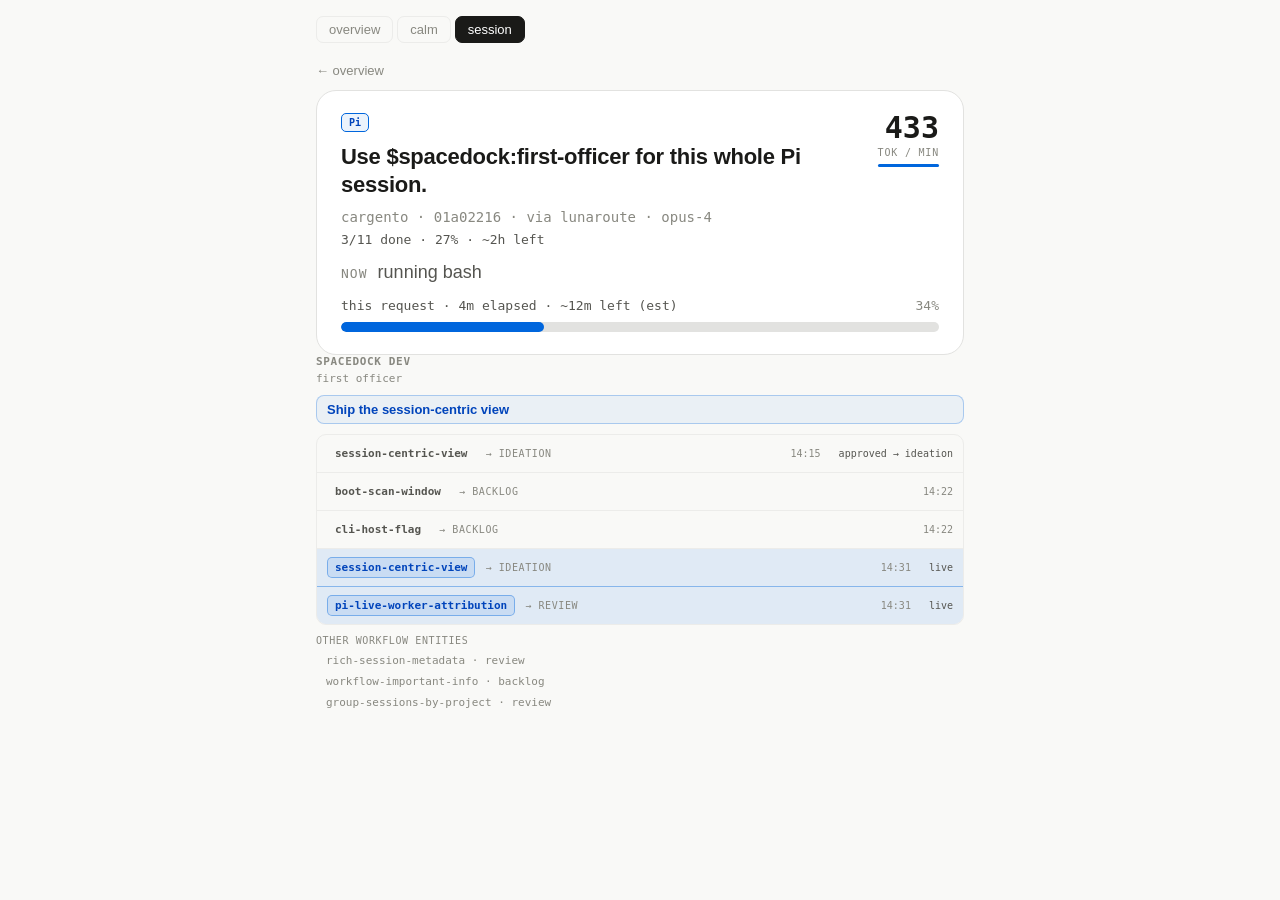
<file: session-centric-view/mock.html>
<!DOCTYPE html>
<html lang="en">
<head>
<meta charset="utf-8">
<meta name="viewport" content="width=device-width, initial-scale=1">
<title>Session View — mock (session-centric-view)</title>
<style>
  :root{
    --panel:#fff; --line:#e2e2e0; --line2:#ececea; --sunk:#f7f7f5;
    --ink:#1a1a18; --ink2:#555550; --ink3:#888880;
    --accent:#0066dd; --accent-ink:#0044bb;
    --mono:ui-monospace,SFMono-Regular,Menlo,monospace;
    --fs-2xs:10px; --fs-xs:11px; --fs-sm:13px; --fs-md:14px;
    --fs-lg:18px; --fs-2xl:22px; --fs-num:30px;
  }
  *{box-sizing:border-box}
  body{margin:0;background:#f9f9f7;color:var(--ink);
    font-family:-apple-system,BlinkMacSystemFont,"Segoe UI",sans-serif}
  .wrap{max-width:680px;margin:0 auto;padding:16px 0 48px}
  .mode-bar{display:flex;gap:4px;padding:0 16px 16px}
  .mode-btn{font-size:var(--fs-sm);padding:5px 12px;border:1px solid var(--line2);
    border-radius:7px;background:none;color:var(--ink3);cursor:pointer}
  .mode-btn.on{background:var(--ink);color:#fff;border-color:var(--ink)}
  .sv-back-bar{padding:0 16px 8px}
  .sv-back{font-size:var(--fs-sm);color:var(--ink3);background:none;border:none;
    cursor:pointer;padding:4px 0}
  .sv-back:hover{color:var(--ink)}

  /* ── session card (factored from workingCard, reused) ─────────────────── */
  .card{background:var(--panel);border:1px solid var(--line);border-radius:20px;
    padding:22px 24px;display:flex;flex-direction:column;gap:15px;margin:0 16px}
  .card-top{display:flex;align-items:flex-start;gap:16px}
  .card-main{flex:1;min-width:0;display:flex;flex-direction:column;gap:11px}
  .card-headrow{display:flex;align-items:center;gap:10px;flex-wrap:wrap}
  .badge{font-family:var(--mono);font-size:var(--fs-2xs);font-weight:700;
    padding:3px 7px;border-radius:5px;border:1px solid var(--accent);
    background:color-mix(in oklab,var(--accent) 8%,transparent);
    color:var(--accent-ink)}
  .card-title{font-size:var(--fs-2xl);font-weight:600;line-height:1.25;
    letter-spacing:-.012em}
  .card-meta{font-family:var(--mono);font-size:var(--fs-md);color:var(--ink3)}
  .card-bits{font-family:var(--mono);font-size:var(--fs-sm);color:var(--ink2);
    margin-top:-4px}
  .rate-meter{text-align:right;flex:none}
  .rate-flex{display:flex;align-items:flex-end;gap:8px;justify-content:flex-end}
  .rate-num{font-family:var(--mono);font-size:var(--fs-num);font-weight:700;
    color:var(--ink);font-variant-numeric:tabular-nums;line-height:1}
  .rate-lab{font-family:var(--mono);font-size:var(--fs-2xs);color:var(--ink3);
    text-transform:uppercase;letter-spacing:.08em;margin-top:4px}
  .rate-track{height:3px;border-radius:2px;background:var(--line);margin-top:6px}
  .rate-live{display:block;height:100%;border-radius:2px;background:var(--accent);
    width:100%;animation:livebar 2.6s linear infinite}
  @keyframes livebar{0%{transform:translateX(-100%)}100%{transform:translateX(0)}}
  .now{font-size:var(--fs-lg);color:var(--ink2)}
  .now-k{font-family:var(--mono);font-size:var(--fs-sm);color:var(--ink3);
    text-transform:uppercase;letter-spacing:.08em;margin-right:10px}
  .turn{display:flex;flex-direction:column;gap:9px}
  .turn-row{display:flex;align-items:center;justify-content:space-between;gap:12px}
  .turn-txt{font-family:var(--mono);font-size:var(--fs-sm);color:var(--ink2)}
  .turn-right{display:flex;align-items:center;gap:10px}
  .pct{font-family:var(--mono);font-size:var(--fs-sm);color:var(--ink3)}
  .turnbar{position:relative;height:10px;border-radius:5px;background:var(--line);
    overflow:hidden}
  .turnfill{display:block;height:100%;border-radius:5px;background:var(--accent)}

  /* ── session-centric workflow strip ───────────────────────────────────── */
  .sv-wf{padding:0 16px 18px}
  .sv-wf-name{font-family:var(--mono);font-size:var(--fs-xs);font-weight:700;
    letter-spacing:.06em;text-transform:uppercase;color:var(--ink3);
    margin-bottom:4px}
  .sv-role{font-family:var(--mono);font-size:var(--fs-xs);color:var(--ink3);
    margin-bottom:10px}
  .sv-goal{font-size:var(--fs-sm);font-weight:600;color:var(--accent-ink);
    padding:6px 10px;border:1px solid color-mix(in oklab,var(--accent) 28%,transparent);
    border-radius:8px;margin-bottom:10px;
    background:color-mix(in oklab,var(--accent) 6%,transparent)}
  /* Dispatch history: ordered list of what this session dispatched */
  .sv-dispatch-list{border:1px solid var(--line2);border-radius:10px;overflow:hidden}
  .sv-dispatch-row{display:flex;align-items:center;gap:10px;
    border-bottom:1px solid var(--line2);padding:8px 10px}
  .sv-dispatch-row:last-child{border-bottom:0}
  .sv-dispatch-row.live{color:var(--accent-ink);border-color:color-mix(in oklab,var(--accent) 40%,transparent);
    background:color-mix(in oklab,var(--accent) 10%,transparent)}
  .sv-ent{font-family:var(--mono);font-size:var(--fs-xs);color:var(--ink2);
    padding:3px 7px;border-radius:5px;border:1px solid transparent;font-weight:600}
  .sv-ent.live{color:var(--accent-ink);
    border-color:color-mix(in oklab,var(--accent) 40%,transparent);
    background:color-mix(in oklab,var(--accent) 10%,transparent)}
  .sv-stage-tag{font-family:var(--mono);font-size:var(--fs-2xs);
    text-transform:uppercase;letter-spacing:.06em;color:var(--ink3)}
  .sv-dispatch-when{font-family:var(--mono);font-size:var(--fs-2xs);
    color:var(--ink3);margin-left:auto}
  .sv-dispatch-decision{font-family:var(--mono);font-size:var(--fs-2xs);
    color:var(--ink2);margin-left:8px}
  /* Other workflow entities (not dispatched by this session) */
  .sv-other-h{font-family:var(--mono);font-size:var(--fs-2xs);
    text-transform:uppercase;letter-spacing:.06em;color:var(--ink3);
    margin-top:10px;margin-bottom:4px}
  .sv-other-row{font-family:var(--mono);font-size:var(--fs-xs);color:var(--ink3);
    padding:4px 10px}
</style>
</head>
<body>
<div class="wrap">

  <div class="mode-bar">
    <button class="mode-btn">overview</button>
    <button class="mode-btn">calm</button>
    <button class="mode-btn on">session</button>
  </div>

  <div class="sv-back-bar">
    <button class="sv-back">← overview</button>
  </div>

  <!-- ═══ Session card (factored from workingCard, shared) ════════════════ -->
  <!-- This is the MVP: the same card the board renders, reused here.         -->
  <!-- A sessionCardCore(d, sess) function produces this HTML; workingCard     -->
  <!-- wraps it with sparkline + subagents + sdBlock + taskBlock, and this     -->
  <!-- view places it above the workflow strip.                               -->
  <div class="card">
    <div class="card-top">
      <div class="card-main">
        <div class="card-headrow">
          <span class="badge">Pi</span>
        </div>
        <div class="card-title">Use $spacedock:first-officer for this whole Pi session.</div>
        <div class="card-meta">cargento · 01a02216 · via lunaroute · opus-4</div>
        <div class="card-bits">3/11 done · 27% · ~2h left</div>
      </div>
      <div class="rate-meter">
        <div class="rate-flex">
          <div>
            <div class="rate-num">433</div>
            <div class="rate-lab">tok / min</div>
          </div>
        </div>
        <div class="rate-track"><span class="rate-live"></span></div>
      </div>
    </div>
    <div class="now"><span class="now-k">now</span>running bash</div>
    <div class="turn">
      <div class="turn-row">
        <span class="turn-txt">this request · 4m elapsed · ~12m left (est)</span>
        <span class="turn-right"><span class="pct">34%</span></span>
      </div>
      <div class="turnbar"><span class="turnfill" style="width:34%"></span></div>
    </div>
  </div>

  <!-- ═══ Session-centric workflow section ═════════════════════════════════ -->
  <!-- Reframed: shows what THIS session dispatched (full history), not the    -->
  <!-- workflow's full roster. Live dispatched ensigns stay highlighted.      -->
  <div class="sv-wf">
    <div class="sv-wf-name">SPACEDOCK DEV</div>
    <div class="sv-role">first officer</div>
    <div class="sv-goal">Ship the session-centric view</div>

    <!-- Dispatch history: every batch this session dispatched, ordered by when -->
    <div class="sv-dispatch-list">

      <!-- Batch 1 (earliest) -->
      <div class="sv-dispatch-row">
        <span class="sv-ent">session-centric-view</span>
        <span class="sv-stage-tag">→ ideation</span>
        <span class="sv-dispatch-when">14:15</span>
        <span class="sv-dispatch-decision">approved → ideation</span>
      </div>

      <!-- Batch 2 -->
      <div class="sv-dispatch-row">
        <span class="sv-ent">boot-scan-window</span>
        <span class="sv-stage-tag">→ backlog</span>
        <span class="sv-dispatch-when">14:22</span>
      </div>
      <div class="sv-dispatch-row">
        <span class="sv-ent">cli-host-flag</span>
        <span class="sv-stage-tag">→ backlog</span>
        <span class="sv-dispatch-when">14:22</span>
      </div>

      <!-- Batch 3 (live now) -->
      <div class="sv-dispatch-row live">
        <span class="sv-ent live">session-centric-view</span>
        <span class="sv-stage-tag">→ ideation</span>
        <span class="sv-dispatch-when">14:31</span>
        <span class="sv-dispatch-decision">live</span>
      </div>
      <div class="sv-dispatch-row live">
        <span class="sv-ent live">pi-live-worker-attribution</span>
        <span class="sv-stage-tag">→ review</span>
        <span class="sv-dispatch-when">14:31</span>
        <span class="sv-dispatch-decision">live</span>
      </div>
    </div>

    <!-- Other workflow entities (not dispatched by this session) -->
    <!-- Labeled accurately, not "NOT TOUCHED" -->
    <div class="sv-other-h">other workflow entities</div>
    <div class="sv-other-row">rich-session-metadata · review</div>
    <div class="sv-other-row">workflow-important-info · backlog</div>
    <div class="sv-other-row">group-sessions-by-project · review</div>
  </div>

</div>
</body>
</html>
</file>
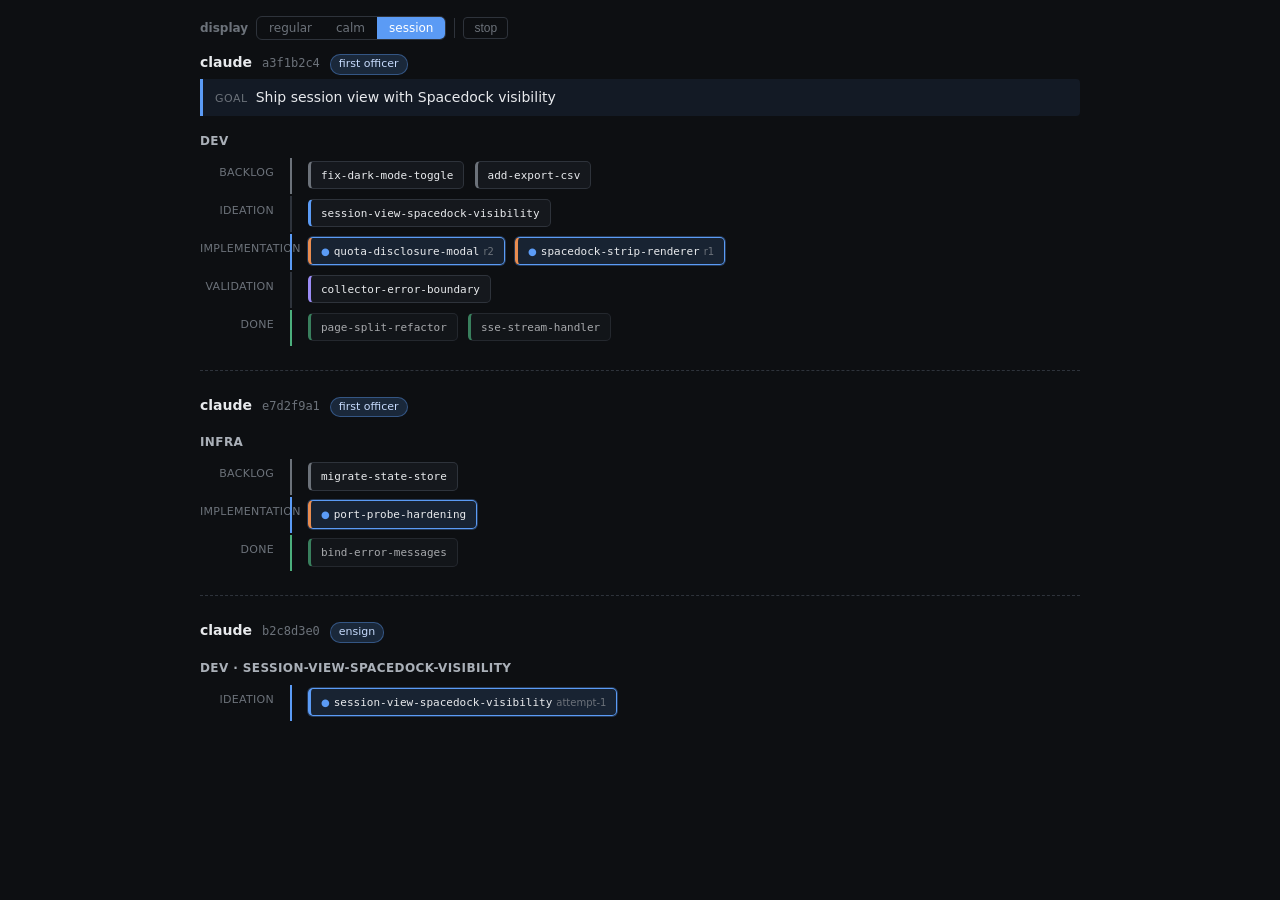
<file: session-view-spacedock-visibility/mock.html>
<!DOCTYPE html>
<html lang="en">
<head>
<meta charset="utf-8">
<title>Cargento — Session View (mock)</title>
<style>
  :root {
    --bg: #0d0f12;
    --panel: #15181d;
    --line: #23272e;
    --line2: #2e333b;
    --ink: #e8eaed;
    --ink2: #aab0b8;
    --ink3: #6c727a;
    --accent: #5b9bf5;
    --accent-ink: #c6dafc;
    --warn: #f0b429;
    --alert: #f0506e;
    --green: #4caf7d;
    --purple: #9b8cf5;
    --blue: #5b9bf5;
    --orange: #e88c50;
  }
  * { box-sizing: border-box; margin: 0; padding: 0; }
  body {
    font-family: -apple-system, "Segoe UI", system-ui, sans-serif;
    background: var(--bg); color: var(--ink);
    padding: 16px; font-size: 13px; line-height: 1.5;
  }
  .wrap { max-width: 880px; margin: 0 auto; }

  /* ── mode bar ─────────────────────────────────────────── */
  .modebar {
    display: flex; align-items: center; gap: 8px;
    margin-bottom: 12px; font-size: 12px; color: var(--ink3);
  }
  .modebar-k { font-weight: 600; }
  .modeseg { display: inline-flex; border: 1px solid var(--line2); border-radius: 6px; overflow: hidden; }
  .modebtn {
    background: none; border: none; color: var(--ink3);
    padding: 4px 12px; cursor: pointer; font-size: 12px; font-family: inherit;
  }
  .modebtn.on { background: var(--accent); color: #fff; }
  .modebar-split { width: 1px; height: 20px; background: var(--line2); }
  .stopbtn {
    background: none; border: 1px solid var(--line2); color: var(--ink3);
    padding: 3px 10px; border-radius: 4px; cursor: pointer; font-size: 12px;
  }

  /* ── session header ──────────────────────────────────── */
  .sess-head {
    display: flex; align-items: baseline; gap: 10px;
    margin-bottom: 4px;
  }
  .sess-head .harness { font-weight: 700; font-size: 14px; }
  .sess-head .sid { font-family: monospace; color: var(--ink3); font-size: 12px; }
  .sess-head .role {
    font-size: 11px; color: var(--accent-ink); background: color-mix(in oklab, var(--accent) 18%, transparent);
    padding: 1px 8px; border-radius: 10px; border: 1px solid color-mix(in oklab, var(--accent) 40%, transparent);
  }

  /* ── goal line ───────────────────────────────────────── */
  .goal {
    background: color-mix(in oklab, var(--accent) 8%, transparent);
    border-left: 3px solid var(--accent);
    padding: 8px 12px; margin-bottom: 16px; border-radius: 0 4px 4px 0;
    font-size: 14px; color: var(--ink);
  }
  .goal-k { font-size: 11px; color: var(--ink3); text-transform: uppercase; letter-spacing: 0.5px; margin-right: 8px; }

  /* ── workflow section ────────────────────────────────── */
  .wf { margin-bottom: 20px; }
  .wf-name {
    font-size: 12px; font-weight: 600; color: var(--ink2);
    margin-bottom: 8px; text-transform: uppercase; letter-spacing: 0.4px;
  }

  /* ── tree ────────────────────────────────────────────── */
  .tree { position: relative; padding-left: 0; }
  .stage-col {
    display: flex; align-items: flex-start; gap: 0; margin-bottom: 2px;
  }
  .stage-label {
    width: 90px; flex-shrink: 0; text-align: right; padding-right: 16px;
    font-size: 11px; color: var(--ink3); text-transform: uppercase; letter-spacing: 0.3px;
    padding-top: 7px;
  }
  .stage-nodes { flex: 1; border-left: 2px solid var(--line2); padding-left: 16px; min-height: 36px; }
  .stage-col.terminal .stage-nodes { border-left-color: var(--green); }
  .stage-col.initial .stage-nodes { border-left-color: var(--ink3); }
  .stage-col.active .stage-nodes { border-left-color: var(--accent); }

  .node {
    display: inline-block; margin: 3px 6px 3px 0;
    padding: 4px 10px; border-radius: 5px; font-size: 12px;
    border: 1px solid var(--line2); background: var(--panel);
    cursor: default; vertical-align: middle;
  }
  .node .slug { font-family: monospace; font-size: 11px; }
  .node .cyc { color: var(--ink3); font-size: 10px; margin-left: 4px; }
  .node.live {
    border-color: var(--accent);
    background: color-mix(in oklab, var(--accent) 14%, transparent);
    box-shadow: 0 0 0 1px color-mix(in oklab, var(--accent) 30%, transparent);
  }
  .node.live::before { content: "●"; color: var(--accent); margin-right: 4px; font-size: 10px; }
  .node[data-stage="backlog"] { border-left: 3px solid var(--ink3); }
  .node[data-stage="ideation"] { border-left: 3px solid var(--blue); }
  .node[data-stage="implementation"] { border-left: 3px solid var(--orange); }
  .node[data-stage="validation"] { border-left: 3px solid var(--purple); }
  .node[data-stage="done"] { border-left: 3px solid var(--green); opacity: 0.7; }

  .empty-stage { color: var(--ink3); font-size: 11px; font-style: italic; padding-top: 6px; }

  /* ── no-goal variant ──────────────────────────────────── */
  .no-goal-note {
    font-size: 12px; color: var(--ink3); margin-bottom: 16px;
    border-left: 3px solid var(--line2); padding-left: 12px;
  }
</style>
</head>
<body>
<div class="wrap">

  <!-- mode bar with the third button -->
  <div class="modebar">
    <span class="modebar-k">display</span>
    <div class="modeseg">
      <button class="modebtn">regular</button>
      <button class="modebtn">calm</button>
      <button class="modebtn on">session</button>
    </div>
    <span class="modebar-split"></span>
    <button class="stopbtn">stop</button>
  </div>

  <!-- ── variant A: FO session with a stated goal ─────── -->

  <div class="sess-head">
    <span class="harness">claude</span>
    <span class="sid">a3f1b2c4</span>
    <span class="role">first officer</span>
  </div>

  <div class="goal">
    <span class="goal-k">goal</span>Ship session view with Spacedock visibility
  </div>

  <div class="wf">
    <div class="wf-name">dev</div>
    <div class="tree">
      <div class="stage-col initial">
        <div class="stage-label">backlog</div>
        <div class="stage-nodes">
          <span class="node" data-stage="backlog"><span class="slug">fix-dark-mode-toggle</span></span>
          <span class="node" data-stage="backlog"><span class="slug">add-export-csv</span></span>
        </div>
      </div>
      <div class="stage-col">
        <div class="stage-label">ideation</div>
        <div class="stage-nodes">
          <span class="node" data-stage="ideation"><span class="slug">session-view-spacedock-visibility</span></span>
        </div>
      </div>
      <div class="stage-col active">
        <div class="stage-label">implementation</div>
        <div class="stage-nodes">
          <span class="node live" data-stage="implementation"><span class="slug">quota-disclosure-modal</span><span class="cyc">r2</span></span>
          <span class="node live" data-stage="implementation"><span class="slug">spacedock-strip-renderer</span><span class="cyc">r1</span></span>
        </div>
      </div>
      <div class="stage-col">
        <div class="stage-label">validation</div>
        <div class="stage-nodes">
          <span class="node" data-stage="validation"><span class="slug">collector-error-boundary</span></span>
        </div>
      </div>
      <div class="stage-col terminal">
        <div class="stage-label">done</div>
        <div class="stage-nodes">
          <span class="node" data-stage="done"><span class="slug">page-split-refactor</span></span>
          <span class="node" data-stage="done"><span class="slug">sse-stream-handler</span></span>
        </div>
      </div>
    </div>
  </div>

  <!-- ── variant B: FO session with no goal ────────────── -->

  <hr style="border:none;border-top:1px dashed var(--line2);margin:24px 0;">

  <div class="sess-head">
    <span class="harness">claude</span>
    <span class="sid">e7d2f9a1</span>
    <span class="role">first officer</span>
  </div>

  <div class="no-goal-note">
    <!-- no goal line renders when the workflow frontmatter has no title -->
  </div>

  <div class="wf">
    <div class="wf-name">infra</div>
    <div class="tree">
      <div class="stage-col initial">
        <div class="stage-label">backlog</div>
        <div class="stage-nodes">
          <span class="node" data-stage="backlog"><span class="slug">migrate-state-store</span></span>
        </div>
      </div>
      <div class="stage-col active">
        <div class="stage-label">implementation</div>
        <div class="stage-nodes">
          <span class="node live" data-stage="implementation"><span class="slug">port-probe-hardening</span></span>
        </div>
      </div>
      <div class="stage-col terminal">
        <div class="stage-label">done</div>
        <div class="stage-nodes">
          <span class="node" data-stage="done"><span class="slug">bind-error-messages</span></span>
        </div>
      </div>
    </div>
  </div>

  <!-- ── variant C: non-FO session (ensign) ───────────── -->

  <hr style="border:none;border-top:1px dashed var(--line2);margin:24px 0;">

  <div class="sess-head">
    <span class="harness">claude</span>
    <span class="sid">b2c8d3e0</span>
    <span class="role">ensign</span>
  </div>

  <div class="no-goal-note">
    <!-- an ensign has no workflow strips; the session view shows the session's own stage only -->
  </div>

  <div class="wf">
    <div class="wf-name">dev · session-view-spacedock-visibility</div>
    <div class="tree">
      <div class="stage-col active">
        <div class="stage-label">ideation</div>
        <div class="stage-nodes">
          <span class="node live" data-stage="ideation"><span class="slug">session-view-spacedock-visibility</span><span class="cyc">attempt-1</span></span>
        </div>
      </div>
    </div>
  </div>

</div>
</body>
</html>
</file>
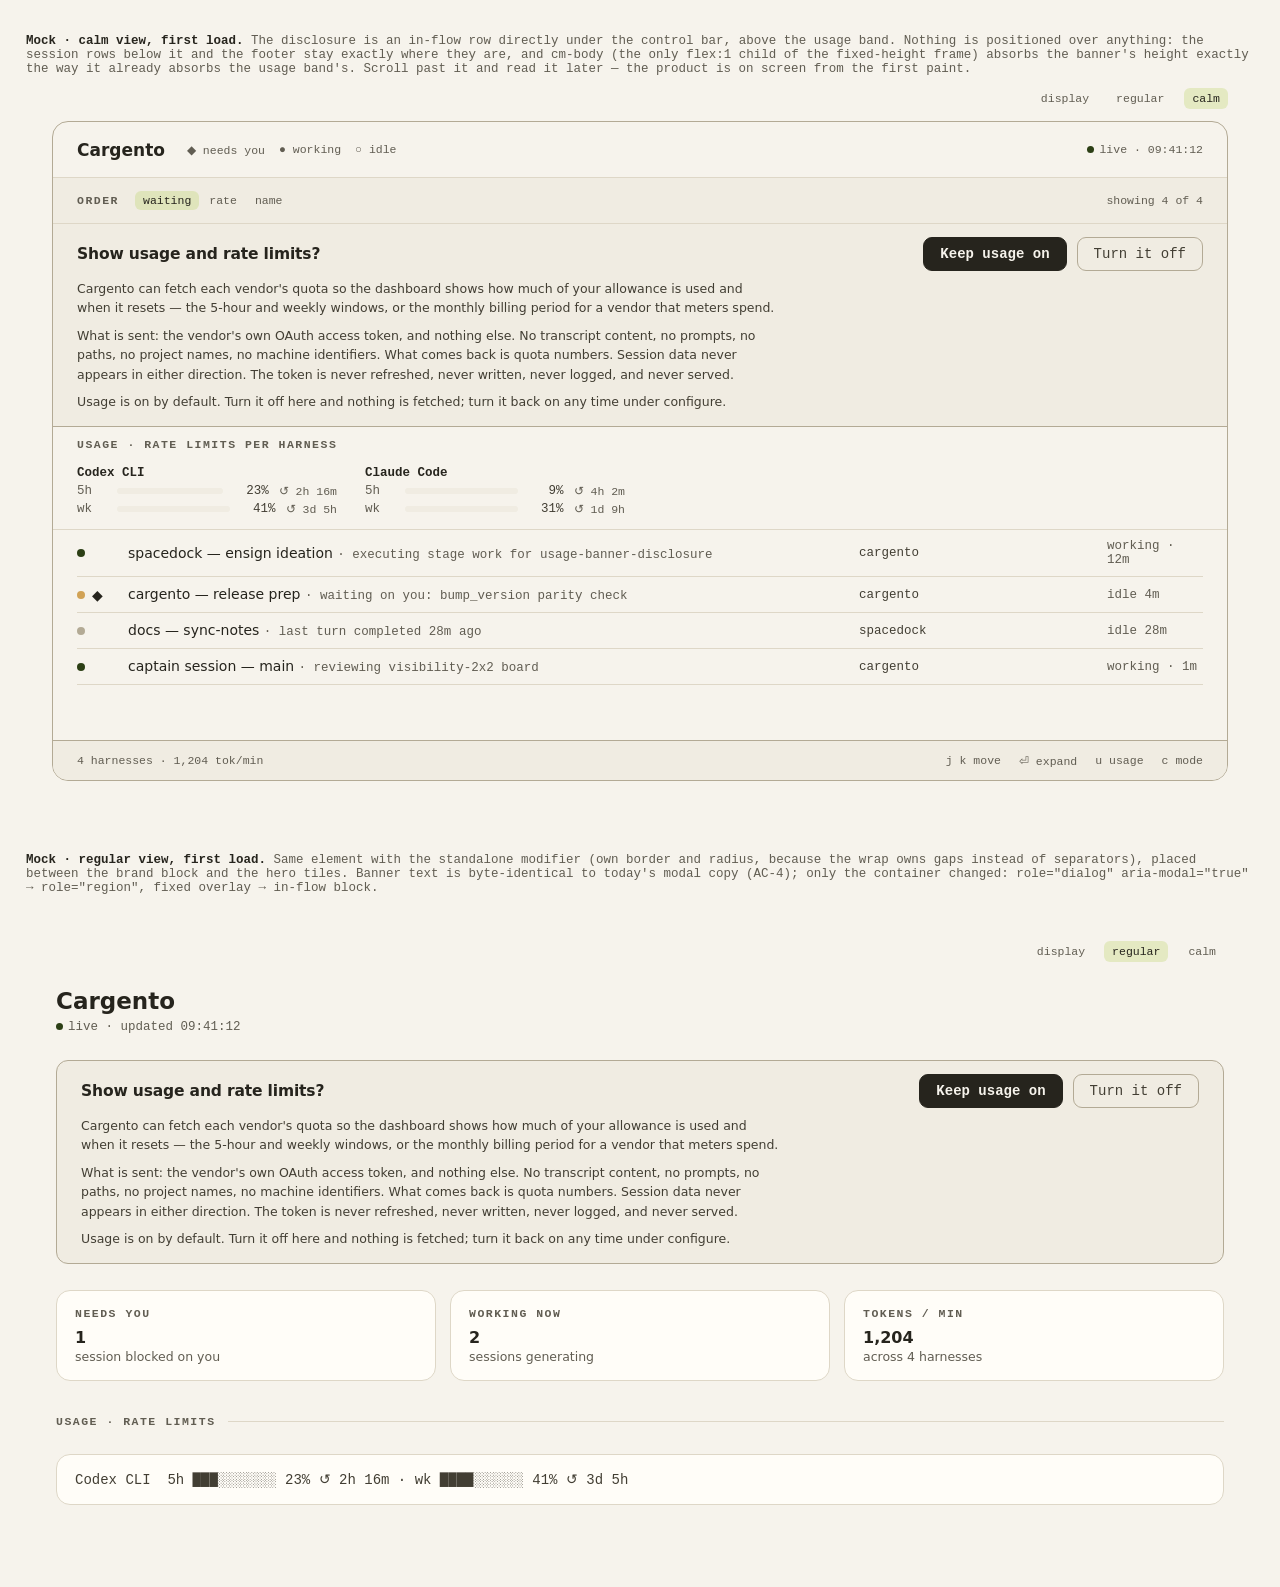
<file: usage-banner-disclosure/mock.html>
<!doctype html>
<html lang="en">
<head>
<meta charset="utf-8">
<meta name="viewport" content="width=device-width, initial-scale=1">
<title>Cargento — usage disclosure banner (mock)</title>
<style>
/* Palette and type tokens copied verbatim from
   cargento/skills/cargento/cargento_runtime/web/styles.css so the mock renders
   in the real calm palette. Chrome below is a reduced replica, not the real
   stylesheet — enough of it to judge the banner in situ. */
:root{
  --fs-2xs:11.5px; --fs-xs:12.5px; --fs-sm:14px; --fs-md:15.5px; --fs-lg:17px; --fs-xl:19px;
  --bg:#f6f3ec; --panel:#fffdf8; --ink:#26241d; --ink2:#423e33; --ink3:#615d52;
  --line:#ded7c7; --accent:oklch(0.80 0.16 122); --alert:oklch(0.48 0.20 27);
  --sans:'Space Grotesk',system-ui,-apple-system,sans-serif; --mono:'Space Mono',ui-monospace,monospace;
  --sunk:#f0ece2; --line2:#b3aa95; --accent-ink:oklch(0.34 0.07 130);
  --warn:oklch(0.74 0.11 78); --warnink:oklch(0.44 0.10 70);
}
@media (prefers-color-scheme:dark){
  :root{
    --bg:#1a1916; --panel:#222019; --ink:#efece3; --ink2:#c9c5ba; --ink3:#a19d92;
    --line:#3a362c; --accent:oklch(0.84 0.17 122); --alert:oklch(0.76 0.17 27);
    --sunk:#161512; --line2:#5a5245; --accent-ink:oklch(0.86 0.10 128);
    --warn:oklch(0.78 0.11 78); --warnink:oklch(0.82 0.10 76);
  }
}
*{box-sizing:border-box}
html,body{margin:0}
body{background:var(--bg);color:var(--ink);font-family:var(--sans);-webkit-font-smoothing:antialiased}
/* ── mock scaffolding (NOT part of the proposal) ─────────────────────────── */
.mockcap{max-width:1420px;margin:34px auto 12px;padding:0 26px;font-family:var(--mono);
  font-size:var(--fs-xs);color:var(--ink3)}
.mockcap b{color:var(--ink)}
.mockframe{max-width:1420px;margin:0 auto;padding:0 26px 8px}
/* ── proposed banner CSS (the change under review) ─────────────────────────
   Calm placement: an in-flow row inside .cm-frame, directly under .cm-ctl and
   above the usage band. The frame owns its separators, so the calm variant is
   a border-bottom row on the sunk control surface — the same recipe .u-band
   uses today. */
.u-banner{flex:none;display:flex;flex-direction:column;gap:8px;
  background:var(--sunk);border-bottom:1px solid var(--line2);padding:13px 24px 15px}
.u-banner-top{display:flex;align-items:center;gap:16px;flex-wrap:wrap}
.u-banner-h{font-size:var(--fs-md);font-weight:700;letter-spacing:-.01em}
.u-banner-acts{margin-left:auto;display:flex;gap:10px;flex:none}
.u-banner-p{margin:0;font-size:var(--fs-xs);line-height:1.55;color:var(--ink2);max-width:88ch}
/* Regular placement: the wrap owns gaps, not separators, so the standalone
   variant carries its own border and radius. Same element, one modifier. */
.u-banner.standalone{border:1px solid var(--line2);border-radius:12px;background:var(--sunk)}
/* Existing action buttons, unchanged from styles.css. */
.u-primary{font-family:var(--mono);font-size:var(--fs-sm);font-weight:700;color:var(--bg);
  background:var(--ink);border:1px solid var(--ink);border-radius:9px;padding:8px 16px;cursor:pointer}
.u-act{font-family:var(--mono);font-size:var(--fs-sm);color:var(--ink2);background:transparent;
  border:1px solid var(--line2);border-radius:9px;padding:8px 16px;cursor:pointer}
/* ── calm chrome replica ─────────────────────────────────────────────────── */
.wrap.calm{max-width:1420px;padding:24px 26px 30px;display:flex;flex-direction:column;gap:12px}
.modebar{display:flex;align-items:center;justify-content:flex-end;gap:12px;font-family:var(--mono);font-size:var(--fs-2xs);color:var(--ink3)}
.modebtn{font:inherit;color:var(--ink3);background:transparent;border:0;padding:4px 8px;border-radius:6px}
.modebtn.on{color:var(--ink);background:color-mix(in oklab,var(--accent) 26%,transparent)}
.cm-frame{display:flex;flex-direction:column;height:calc(100vh - 240px);min-height:420px;
  background:var(--bg);border:1px solid var(--line2);border-radius:16px;overflow:hidden}
.cm-bar{flex:none;display:flex;align-items:center;gap:22px;padding:0 24px;height:56px;border-bottom:1px solid var(--line)}
.cm-brand{font-size:var(--fs-lg);font-weight:700}
.cm-legend{display:flex;gap:14px;font-family:var(--mono);font-size:var(--fs-2xs);color:var(--ink3)}
.cm-sp{flex:1}
.cm-live{font-family:var(--mono);font-size:var(--fs-2xs);color:var(--ink3)}
.live{display:inline-block;width:7px;height:7px;border-radius:50%;background:var(--accent-ink);margin-right:5px}
.cm-ctl{flex:none;display:flex;align-items:center;gap:16px;padding:0 24px;height:46px;border-bottom:1px solid var(--line);background:var(--sunk);
  font-family:var(--mono);font-size:var(--fs-2xs);color:var(--ink3)}
.cm-seg{display:flex;gap:2px}
.cm-seg span{padding:3px 8px;border-radius:6px;color:var(--ink3)}
.cm-seg .on{color:var(--ink);background:color-mix(in oklab,var(--accent) 26%,transparent)}
.u-band{position:relative;flex:none;border-bottom:1px solid var(--line);padding:11px 24px 13px;display:flex;flex-direction:column;gap:10px}
.u-band-head{display:flex;align-items:center;gap:12px;font-family:var(--mono);font-size:var(--fs-2xs);color:var(--ink3)}
.cm-k{font-weight:700;letter-spacing:.13em;text-transform:uppercase}
.u-grid{display:flex;gap:28px;flex-wrap:wrap}
.u-entry{min-width:260px}
.u-hname{font-family:var(--mono);font-size:var(--fs-xs);font-weight:700}
.u-wrow{display:flex;align-items:center;gap:10px;font-family:var(--mono);font-size:var(--fs-xs);color:var(--ink2);margin-top:4px}
.u-wlab{width:30px;flex:none;color:var(--ink3)}
.cm-track{flex:1;height:6px;border-radius:3px;background:var(--sunk);overflow:hidden}
.cm-fill{display:block;height:100%;border-radius:3px}
.u-pct{width:36px;flex:none;text-align:right}
.u-reset{flex:none;color:var(--ink3);font-size:var(--fs-2xs)}
.cm-body{flex:1;overflow:auto;min-height:0;padding:0 24px}
.cm-row{display:grid;grid-template-columns:3px 24px minmax(0,1fr) 236px 96px;gap:0 12px;
  align-items:center;padding:9px 0;border-bottom:1px solid var(--line);font-size:var(--fs-sm)}
.cm-row .dot{width:8px;height:8px;border-radius:50%}
.cm-row .mut{color:var(--ink2);font-family:var(--mono);font-size:var(--fs-xs)}
.cm-row .dim{color:var(--ink3);font-family:var(--mono);font-size:var(--fs-xs)}
.cm-foot{flex:none;display:flex;align-items:center;gap:18px;flex-wrap:wrap;padding:8px 24px;min-height:40px;
  border-top:1px solid var(--line2);background:var(--sunk);font-family:var(--mono);font-size:var(--fs-2xs);color:var(--ink3)}
/* ── regular chrome replica ──────────────────────────────────────────────── */
.wrap{max-width:1240px;margin:0 auto;padding:34px 30px 64px;display:flex;flex-direction:column;gap:26px}
.top{display:flex;justify-content:space-between;align-items:flex-start;gap:20px}
.brand{font-size:var(--fs-2xl);font-size:23px;font-weight:700}
.sub{font-family:var(--mono);font-size:var(--fs-xs);color:var(--ink3);margin-top:6px}
.hero{display:grid;grid-template-columns:repeat(3,1fr);gap:14px}
.tile{background:var(--panel);border:1px solid var(--line);border-radius:14px;padding:16px 18px}
.tile h3{margin:0;font-family:var(--mono);font-size:var(--fs-2xs);letter-spacing:.13em;text-transform:uppercase;color:var(--ink3)}
.tile .n{font-size:28px;font-size:var(--fs-num);font-weight:700;margin-top:8px}
.tile .l{font-size:var(--fs-xs);color:var(--ink3);margin-top:2px}
.sec{display:flex;align-items:center;gap:12px;margin-top:8px}
.sec-k{font-family:var(--mono);font-size:var(--fs-2xs);font-weight:700;letter-spacing:.13em;text-transform:uppercase;color:var(--ink3)}
.sec-rule{flex:1;height:1px;background:var(--line)}
.stack{font-size:var(--fs-sm);color:var(--ink2);font-family:var(--mono)}
</style>
</head>
<body>

<p class="mockcap"><b>Mock · calm view, first load.</b> The disclosure is an
in-flow row directly under the control bar, above the usage band. Nothing is
positioned over anything: the session rows below it and the footer stay exactly
where they are, and <code>cm-body</code> (the only <code>flex:1</code> child of
the fixed-height frame) absorbs the banner's height exactly the way it already
absorbs the usage band's. Scroll past it and read it later — the product is on
screen from the first paint.</p>
<div class="mockframe">
<div class="wrap calm" style="padding-top:0">
  <div class="modebar">display&nbsp; <span class="modebtn">regular</span><span class="modebtn on">calm</span></div>
  <div class="cm-frame">
    <div class="cm-bar"><span class="cm-brand">Cargento</span>
      <div class="cm-legend"><span>◆ needs you</span><span>● working</span><span>○ idle</span></div>
      <span class="cm-sp"></span>
      <span class="cm-live"><span class="live"></span>live · 09:41:12</span></div>
    <div class="cm-ctl"><span class="cm-k">order</span>
      <div class="cm-seg"><span class="on">waiting</span><span>rate</span><span>name</span></div>
      <span class="cm-sp"></span><span>showing 4 of 4</span></div>

    <!-- ══ THE BANNER (calm placement) ══ -->
    <div class="u-banner" role="region" aria-label="usage disclosure">
      <div class="u-banner-top">
        <span class="u-banner-h">Show usage and rate limits?</span>
        <span class="u-banner-acts">
          <button type="button" class="u-primary" data-calm="umodal" data-arg="on">Keep usage on</button>
          <button type="button" class="u-act" data-calm="umodal" data-arg="off">Turn it off</button>
        </span>
      </div>
      <p class="u-banner-p">Cargento can fetch each vendor's quota so the dashboard shows how much of your allowance is used and when it resets — the 5-hour and weekly windows, or the monthly billing period for a vendor that meters spend.</p>
      <p class="u-banner-p">What is sent: the vendor's own OAuth access token, and nothing else. No transcript content, no prompts, no paths, no project names, no machine identifiers. What comes back is quota numbers. Session data never appears in either direction. The token is never refreshed, never written, never logged, and never served.</p>
      <p class="u-banner-p">Usage is on by default. Turn it off here and nothing is fetched; turn it back on any time under configure.</p>
    </div>
    <!-- ══ end banner ══ -->

    <div class="u-band">
      <div class="u-band-head"><span class="cm-k">usage · rate limits per harness</span><span class="cm-sp"></span></div>
      <div class="u-grid">
        <div class="u-entry"><span class="u-hname">Codex CLI</span>
          <div class="u-wrow"><span class="u-wlab">5h</span><span class="cm-track"><span class="cm-fill" style="width:23%"></span></span><span class="u-pct">23%</span><span class="u-reset">↺ 2h 16m</span></div>
          <div class="u-wrow"><span class="u-wlab">wk</span><span class="cm-track"><span class="cm-fill" style="width:41%"></span></span><span class="u-pct">41%</span><span class="u-reset">↺ 3d 5h</span></div></div>
        <div class="u-entry"><span class="u-hname">Claude Code</span>
          <div class="u-wrow"><span class="u-wlab">5h</span><span class="cm-track"><span class="cm-fill" style="width:9%"></span></span><span class="u-pct">9%</span><span class="u-reset">↺ 4h 2m</span></div>
          <div class="u-wrow"><span class="u-wlab">wk</span><span class="cm-track"><span class="cm-fill" style="width:31%"></span></span><span class="u-pct">31%</span><span class="u-reset">↺ 1d 9h</span></div></div>
      </div>
    </div>
    <div class="cm-body">
      <div class="cm-row"><span class="dot" style="background:var(--accent-ink)"></span><span></span>
        <span>spacedock — ensign ideation <span class="dim">· executing stage work for usage-banner-disclosure</span></span>
        <span class="mut">cargento</span><span class="dim">working · 12m</span></div>
      <div class="cm-row"><span class="dot" style="background:var(--warn)"></span><span>◆</span>
        <span>cargento — release prep <span class="dim">· waiting on you: bump_version parity check</span></span>
        <span class="mut">cargento</span><span class="dim">idle 4m</span></div>
      <div class="cm-row"><span class="dot" style="background:var(--line2)"></span><span></span>
        <span>docs — sync-notes <span class="dim">· last turn completed 28m ago</span></span>
        <span class="mut">spacedock</span><span class="dim">idle 28m</span></div>
      <div class="cm-row"><span class="dot" style="background:var(--accent-ink)"></span><span></span>
        <span>captain session — main <span class="dim">· reviewing visibility-2x2 board</span></span>
        <span class="mut">cargento</span><span class="dim">working · 1m</span></div>
    </div>
    <div class="cm-foot"><span>4 harnesses · 1,204 tok/min</span><span class="cm-sp"></span>
      <span>j k move</span><span>⏎ expand</span><span>u usage</span><span>c mode</span></div>
  </div>
</div>
</div>

<p class="mockcap"><b>Mock · regular view, first load.</b> Same element with the
<code>standalone</code> modifier (own border and radius, because the wrap owns
gaps instead of separators), placed between the brand block and the hero tiles.
Banner text is byte-identical to today's modal copy (AC-4); only the container
changed: <code>role="dialog" aria-modal="true"</code> → <code>role="region"</code>,
fixed overlay → in-flow block.</p>
<div class="mockframe">
<div class="wrap">
  <div class="modebar">display&nbsp; <span class="modebtn on">regular</span><span class="modebtn">calm</span></div>
  <div class="top"><div><div class="brand">Cargento</div>
    <div class="sub"><span class="live" style="display:inline-block;width:7px;height:7px;border-radius:50%;background:var(--accent-ink);margin-right:5px"></span>live · updated 09:41:12</div></div></div>

  <!-- ══ THE BANNER (regular placement) ══ -->
  <div class="u-banner standalone" role="region" aria-label="usage disclosure">
    <div class="u-banner-top">
      <span class="u-banner-h">Show usage and rate limits?</span>
      <span class="u-banner-acts">
        <button type="button" class="u-primary" data-calm="umodal" data-arg="on">Keep usage on</button>
        <button type="button" class="u-act" data-calm="umodal" data-arg="off">Turn it off</button>
      </span>
    </div>
    <p class="u-banner-p">Cargento can fetch each vendor's quota so the dashboard shows how much of your allowance is used and when it resets — the 5-hour and weekly windows, or the monthly billing period for a vendor that meters spend.</p>
    <p class="u-banner-p">What is sent: the vendor's own OAuth access token, and nothing else. No transcript content, no prompts, no paths, no project names, no machine identifiers. What comes back is quota numbers. Session data never appears in either direction. The token is never refreshed, never written, never logged, and never served.</p>
    <p class="u-banner-p">Usage is on by default. Turn it off here and nothing is fetched; turn it back on any time under configure.</p>
  </div>
  <!-- ══ end banner ══ -->

  <div class="hero">
    <div class="tile"><h3>Needs you</h3><div class="n">1</div><div class="l">session blocked on you</div></div>
    <div class="tile"><h3>Working now</h3><div class="n">2</div><div class="l">sessions generating</div></div>
    <div class="tile"><h3>Tokens / min</h3><div class="n">1,204</div><div class="l">across 4 harnesses</div></div>
  </div>
  <div class="sec"><span class="sec-k">Usage · rate limits</span><span class="sec-rule"></span></div>
  <div class="stack" style="background:var(--panel);border:1px solid var(--line);border-radius:14px;padding:16px 18px">Codex CLI&nbsp; 5h ███░░░░░░░ 23% ↺ 2h 16m · wk ████░░░░░░ 41% ↺ 3d 5h</div>
</div>
</div>

</body>
</html>
</file>
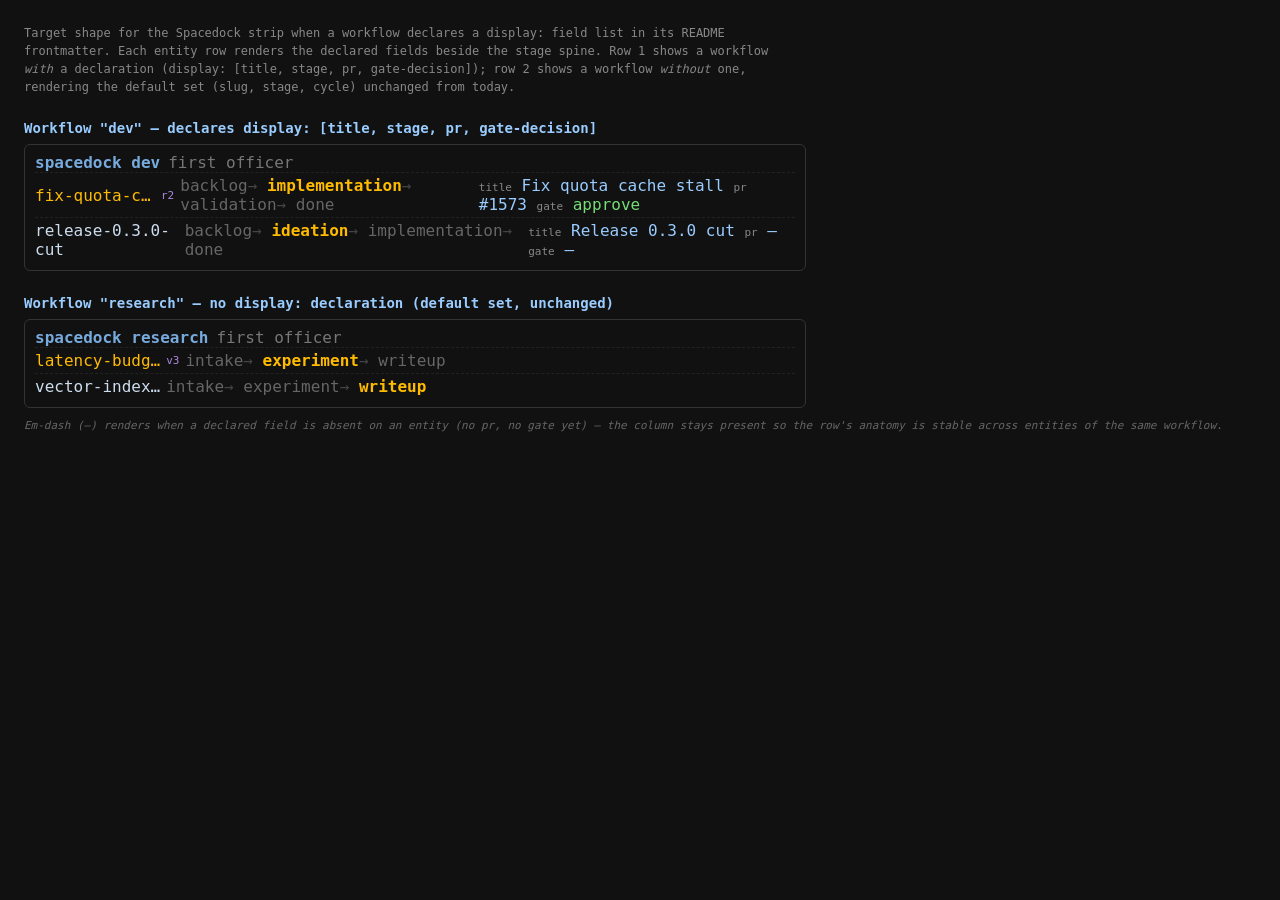
<file: workflow-important-info/mock.html>
<!DOCTYPE html>
<html lang="en">
<head>
<meta charset="utf-8">
<title>Mock — per-workflow important-info on the Spacedock strip</title>
<style>
  body { font-family: ui-monospace, SFMono-Regular, Menlo, monospace; background:#111; color:#ddd; margin:24px; }
  .legend { color:#888; font-size:12px; margin-bottom:16px; max-width:760px; line-height:1.5; }
  h2 { color:#9cf; font-size:14px; margin:24px 0 8px; font-weight:600; }
  .sd { border:1px solid #333; border-radius:6px; padding:8px 10px; max-width:760px; margin-bottom:6px; }
  .sd-k { color:#7ad; font-weight:600; }
  .sd-role { color:#777; margin-left:8px; }
  .sd-row { display:flex; align-items:center; gap:6px; padding:3px 0; border-top:1px dashed #222; }
  .sd-ent { color:#cde; min-width:120px; }
  .sd-live { color:#fb0; }
  .sd-cyc { color:#a8d; font-size:11px; }
  .sd-spine { color:#555; }
  .sd-cur { color:#fb0; font-weight:600; }
  .sd-st { color:#666; }
  .sd-arr { color:#444; }
  .sd-info { margin-left:8px; }
  .sd-info-k { color:#888; font-size:11px; }
  .sd-info-v { color:#9cf; }
  .sd-info-v.gate-approve { color:#7d7; }
  .note { color:#666; font-size:11px; font-style:italic; }
</style>
</head>
<body>

<div class="legend">
  Target shape for the Spacedock strip when a workflow declares a
  <code>display:</code> field list in its README frontmatter. Each entity row
  renders the declared fields beside the stage spine. Row 1 shows a workflow
  <em>with</em> a declaration (<code>display: [title, stage, pr,
  gate-decision]</code>); row 2 shows a workflow <em>without</em> one, rendering
  the default set (<code>slug</code>, <code>stage</code>, <code>cycle</code>)
  unchanged from today.
</div>

<h2>Workflow "dev" — declares display: [title, stage, pr, gate-decision]</h2>
<div class="sd">
  <div><span class="sd-k">spacedock dev</span><span class="sd-role">first officer</span></div>

  <div class="sd-row">
    <span class="sd-ent sd-live" title="fix-quota-cache-stall">fix-quota-c…</span>
    <span class="sd-cyc">r2</span>
    <span class="sd-spine">
      <span class="sd-st">backlog</span><span class="sd-arr">→</span>
      <span class="sd-cur">implementation</span><span class="sd-arr">→</span>
      <span class="sd-st">validation</span><span class="sd-arr">→</span>
      <span class="sd-st">done</span>
    </span>
    <span class="sd-info">
      <span class="sd-info-k">title</span> <span class="sd-info-v">Fix quota cache stall</span>
      <span class="sd-info-k">pr</span> <span class="sd-info-v">#1573</span>
      <span class="sd-info-k">gate</span> <span class="sd-info-v gate-approve">approve</span>
    </span>
  </div>

  <div class="sd-row">
    <span class="sd-ent" title="release-0.3.0-cut">release-0.3.0-cut</span>
    <span class="sd-spine">
      <span class="sd-st">backlog</span><span class="sd-arr">→</span>
      <span class="sd-cur">ideation</span><span class="sd-arr">→</span>
      <span class="sd-st">implementation</span><span class="sd-arr">→</span>
      <span class="sd-st">done</span>
    </span>
    <span class="sd-info">
      <span class="sd-info-k">title</span> <span class="sd-info-v">Release 0.3.0 cut</span>
      <span class="sd-info-k">pr</span> <span class="sd-info-v">—</span>
      <span class="sd-info-k">gate</span> <span class="sd-info-v">—</span>
    </span>
  </div>
</div>

<h2>Workflow "research" — no display: declaration (default set, unchanged)</h2>
<div class="sd">
  <div><span class="sd-k">spacedock research</span><span class="sd-role">first officer</span></div>

  <div class="sd-row">
    <span class="sd-ent sd-live" title="latency-budget-repro">latency-budg…</span>
    <span class="sd-cyc">v3</span>
    <span class="sd-spine">
      <span class="sd-st">intake</span><span class="sd-arr">→</span>
      <span class="sd-cur">experiment</span><span class="sd-arr">→</span>
      <span class="sd-st">writeup</span>
    </span>
  </div>

  <div class="sd-row">
    <span class="sd-ent" title="vector-index-revisit">vector-index…</span>
    <span class="sd-spine">
      <span class="sd-st">intake</span><span class="sd-arr">→</span>
      <span class="sd-st">experiment</span><span class="sd-arr">→</span>
      <span class="sd-cur">writeup</span>
    </span>
  </div>
</div>

<p class="note">
  Em-dash (<code>—</code>) renders when a declared field is absent on an entity
  (no <code>pr</code>, no gate yet) — the column stays present so the row's
  anatomy is stable across entities of the same workflow.
</p>

</body>
</html>
</file>
<file: docs/breadboards/project-cockpit/styles.css>
:root {
  color-scheme: dark;
  --paper: #0b0d10;
  --panel: #12161b;
  --panel-2: #171c22;
  --ink: #f3f1ea;
  --muted: #9fa7ae;
  --line: #2b323a;
  --acid: #c7f36b;
  --signal: #ff8166;
  --cool: #78c9d4;
  font-family: Inter, ui-sans-serif, system-ui, -apple-system, BlinkMacSystemFont, "Segoe UI", sans-serif;
}

* { box-sizing: border-box; }

body {
  margin: 0;
  background:
    radial-gradient(circle at 82% -20%, #29404a 0, transparent 38rem),
    var(--paper);
  color: var(--ink);
  min-height: 100vh;
}

button, textarea { font: inherit; }

button {
  border: 1px solid var(--line);
  border-radius: 999px;
  background: var(--panel-2);
  color: var(--ink);
  padding: .62rem 1rem;
  cursor: pointer;
}

button:hover, button:focus-visible { border-color: var(--acid); outline: none; }
button[aria-pressed="true"] { background: var(--acid); color: #18200c; border-color: var(--acid); }
button.quiet { color: var(--muted); }

.masthead, main { width: min(1180px, calc(100% - 2rem)); margin-inline: auto; }

.masthead {
  min-height: 210px;
  display: flex;
  align-items: end;
  justify-content: space-between;
  gap: 2rem;
  padding: 3rem 0 1.7rem;
  border-bottom: 1px solid var(--line);
}

h1, h2, p { margin-top: 0; }
h1 { font-size: clamp(2.6rem, 7vw, 5.2rem); line-height: .88; letter-spacing: -.07em; margin-bottom: .8rem; }
h2 { font-size: clamp(1.45rem, 3vw, 2.2rem); letter-spacing: -.035em; }
.eyebrow { color: var(--acid); text-transform: uppercase; letter-spacing: .14em; font: 700 .68rem/1.3 ui-monospace, monospace; }
.dek { color: var(--muted); max-width: 45rem; margin-bottom: 0; }
.view-switch { display: flex; gap: .4rem; flex: 0 0 auto; }

.status-rail {
  display: flex;
  gap: 1.5rem;
  align-items: center;
  padding: 1rem 0;
  color: var(--muted);
  font-size: .82rem;
}

.status-rail b { color: var(--ink); font-size: 1rem; }
.status-note { margin-left: auto; }

#cockpit { min-height: 460px; }

.deck {
  display: grid;
  grid-template-columns: repeat(2, minmax(0, 1fr));
  gap: 1rem;
}

.project-card {
  background: linear-gradient(145deg, var(--panel-2), var(--panel));
  border: 1px solid var(--line);
  border-radius: 1.15rem;
  padding: 1.25rem;
  min-width: 0;
}

.project-card.needs-you { border-color: var(--signal); box-shadow: inset 0 0 0 1px color-mix(in srgb, var(--signal), transparent 55%); }
.project-head { display: flex; justify-content: space-between; gap: 1rem; align-items: start; }
.project-head h2 { margin: 0; }
.project-path { color: var(--muted); font: .72rem ui-monospace, monospace; margin: .35rem 0 0; }
.attention { border: 1px solid var(--signal); border-radius: 999px; color: var(--signal); padding: .3rem .55rem; font-size: .72rem; white-space: nowrap; }
.steady { color: var(--muted); font-size: .72rem; }

.goal-block { margin: 1.2rem 0; padding: .9rem 0; border-block: 1px solid var(--line); }
.label { color: var(--muted); text-transform: uppercase; letter-spacing: .09em; font: 700 .62rem ui-monospace, monospace; }
.goal-copy { font-size: 1.08rem; line-height: 1.45; margin: .35rem 0 .55rem; }
.goal-source { color: var(--cool); font-size: .7rem; }

.session-list { display: grid; gap: .55rem; }
.session {
  display: grid;
  grid-template-columns: auto 1fr auto;
  align-items: center;
  gap: .7rem;
  padding: .72rem;
  border-radius: .75rem;
  background: #0d1115;
}
.session.asking { background: color-mix(in srgb, var(--signal) 9%, #0d1115); }
.live-dot { width: .55rem; height: .55rem; border-radius: 50%; background: var(--acid); box-shadow: 0 0 0 .22rem color-mix(in srgb, var(--acid), transparent 82%); }
.session-title { font-weight: 680; }
.session-meta { color: var(--muted); font-size: .75rem; margin-top: .16rem; }
.ask-copy { color: var(--signal); font-size: .72rem; text-align: right; max-width: 14rem; }
.project-ask {
  display: flex;
  gap: .7rem;
  align-items: center;
  margin: 0 0 1rem;
  padding: .75rem;
  border-radius: .75rem;
  background: color-mix(in srgb, var(--signal) 10%, #0d1115);
}
.project-ask b, .project-ask span { display: block; }
.project-ask b { font-size: .82rem; }
.project-ask div span { color: var(--muted); font: .68rem ui-monospace, monospace; margin-top: .2rem; }

.goal-editor { display: flex; align-items: end; gap: .7rem; margin-top: 1rem; }
.goal-editor label { flex: 1; }
.goal-editor label > span { display: block; color: var(--muted); font-size: .7rem; margin-bottom: .35rem; }
.goal-editor textarea { width: 100%; resize: vertical; background: #090c0f; color: var(--ink); border: 1px solid var(--line); border-radius: .65rem; padding: .65rem; }
.goal-editor button { border-radius: .65rem; white-space: nowrap; }

.ledger { border: 1px solid var(--line); border-radius: 1rem; overflow: hidden; }
.ledger-row {
  display: grid;
  grid-template-columns: minmax(12rem, 1fr) minmax(18rem, 2fr) minmax(15rem, 1.35fr);
  gap: 1rem;
  padding: 1.1rem 1.2rem;
  align-items: start;
  background: var(--panel);
  border-bottom: 1px solid var(--line);
}
.ledger-row:last-child { border-bottom: 0; }
.ledger-row.needs-you { background: linear-gradient(90deg, color-mix(in srgb, var(--signal) 10%, var(--panel)), var(--panel)); }
.ledger-project strong { display: block; font-size: 1.1rem; }
.ledger-goal { line-height: 1.45; }
.ledger-sessions { display: grid; gap: .45rem; }
.ledger-session { display: flex; justify-content: space-between; gap: .8rem; color: var(--muted); font-size: .78rem; }
.ledger-session b { color: var(--ink); }
.ledger-ask { color: var(--signal); }
.ledger-ask b, .ledger-ask span { display: block; }
.ledger-ask span { color: var(--muted); margin-top: .15rem; }

.interaction-lab {
  margin: 2rem 0;
  padding: 1.35rem;
  border: 1px solid color-mix(in srgb, var(--cool), var(--line) 58%);
  border-radius: 1.15rem;
  background: linear-gradient(145deg, color-mix(in srgb, var(--cool) 5%, var(--panel)), var(--panel));
}

.interaction-head { display: flex; justify-content: space-between; gap: 1rem; align-items: start; }
.interaction-head h2 { margin-bottom: .5rem; }
.interaction-dek { color: var(--muted); margin-bottom: 0; }
.prototype-badge { border: 1px solid var(--cool); border-radius: 999px; color: var(--cool); padding: .35rem .6rem; font-size: .7rem; white-space: nowrap; }

.variant-grid, .origin-grid { display: grid; grid-template-columns: repeat(2, minmax(0, 1fr)); gap: .8rem; margin-top: 1rem; }
.variant { border: 1px solid var(--line); border-radius: .8rem; padding: .9rem; background: #0d1115; }
.variant.selected { border-color: var(--cool); }
.variant-title { display: flex; justify-content: space-between; gap: .7rem; }
.variant-title span { font-weight: 700; }
.variant-title b { color: var(--muted); text-transform: uppercase; letter-spacing: .08em; font: 700 .58rem ui-monospace, monospace; }
.variant.selected .variant-title b { color: var(--cool); }
.variant p, .variant li { color: var(--muted); font-size: .8rem; line-height: 1.45; }
.variant p { margin: .6rem 0; }
.variant ul { margin: 0; padding-left: 1.1rem; }

.origin { display: grid; gap: .25rem; border: 1px dashed var(--line); border-radius: .75rem; padding: .8rem; color: var(--muted); font-size: .75rem; }
.origin strong { color: var(--ink); font-size: .9rem; }
.registered-origin { border-style: solid; border-color: color-mix(in srgb, var(--acid), var(--line) 55%); }
.origin-state { color: var(--acid); text-transform: uppercase; letter-spacing: .08em; font: 700 .58rem ui-monospace, monospace; }
.muted-state { color: var(--muted); }

.interaction-console { display: grid; grid-template-columns: minmax(16rem, 1fr) minmax(12rem, auto) auto; gap: .7rem; align-items: end; margin-top: 1rem; }
.interaction-console label > span { display: block; color: var(--muted); font-size: .7rem; margin-bottom: .35rem; }
.interaction-console textarea, .interaction-console select { width: 100%; border: 1px solid var(--line); border-radius: .65rem; background: #090c0f; color: var(--ink); padding: .65rem; }
.interaction-console textarea { resize: vertical; }
.interaction-console button { border-radius: .65rem; }

.interaction-result { margin-top: .8rem; padding: .8rem; border-radius: .75rem; background: #090c0f; min-height: 4.5rem; }
.interaction-result > p { color: var(--muted); margin: .55rem 0 0; font-size: .8rem; }
.outcome { display: inline-block; border: 1px solid currentColor; border-radius: 999px; padding: .25rem .5rem; color: var(--muted); text-transform: uppercase; letter-spacing: .08em; font: 700 .6rem ui-monospace, monospace; }
.outcome.acknowledged { color: var(--acid); }
.outcome.queued { color: var(--cool); }
.outcome.rejected, .outcome.refused { color: var(--signal); }
.outcome.unknown { color: #dfaa68; }
.receipt-grid { display: grid; grid-template-columns: repeat(3, minmax(0, 1fr)); gap: .7rem; margin-top: .65rem; }
.receipt-grid span { display: block; color: var(--muted); text-transform: uppercase; letter-spacing: .08em; font: 700 .56rem ui-monospace, monospace; }
.receipt-grid code { display: block; margin-top: .25rem; color: var(--ink); overflow-wrap: anywhere; white-space: pre-wrap; }
.fixture-warning { margin: .65rem 0 0; color: #dfaa68; font: .66rem ui-monospace, monospace; }

.exercise {
  margin: 2rem 0 1rem;
  padding: 1.4rem;
  border: 1px dashed #49525c;
  border-radius: 1rem;
  display: grid;
  grid-template-columns: 1fr auto;
  gap: 1rem;
}
.exercise h2 { margin-bottom: 0; }
.exercise-actions { display: flex; align-items: center; flex-wrap: wrap; justify-content: end; gap: .45rem; }
.exercise-log { grid-column: 1 / -1; margin: 0; color: var(--cool); font: .76rem/1.5 ui-monospace, monospace; }

.inventory { margin: 0 0 4rem; border-top: 1px solid var(--line); color: var(--muted); }
.inventory summary { cursor: pointer; padding: 1.1rem 0; color: var(--ink); }
.inventory-table { width: 100%; border-collapse: collapse; font-size: .8rem; }
.inventory-table th, .inventory-table td { padding: .65rem; border-top: 1px solid var(--line); text-align: left; vertical-align: top; }
.kind { text-transform: uppercase; letter-spacing: .08em; font: 700 .62rem ui-monospace, monospace; color: var(--cool); }
.kind.measured { color: #c7b7ff; }
.kind.mocked { color: #dfaa68; }
.kind.derived { color: var(--acid); }

@media (max-width: 780px) {
  .masthead { align-items: start; flex-direction: column; }
  .status-rail { flex-wrap: wrap; }
  .status-note { margin-left: 0; width: 100%; }
  .deck { grid-template-columns: 1fr; }
  .ledger-row { grid-template-columns: 1fr; }
  .variant-grid, .origin-grid, .interaction-console, .receipt-grid { grid-template-columns: 1fr; }
  .interaction-head { flex-direction: column; }
  .exercise { grid-template-columns: 1fr; }
  .exercise-actions { justify-content: start; }
}
</file>
